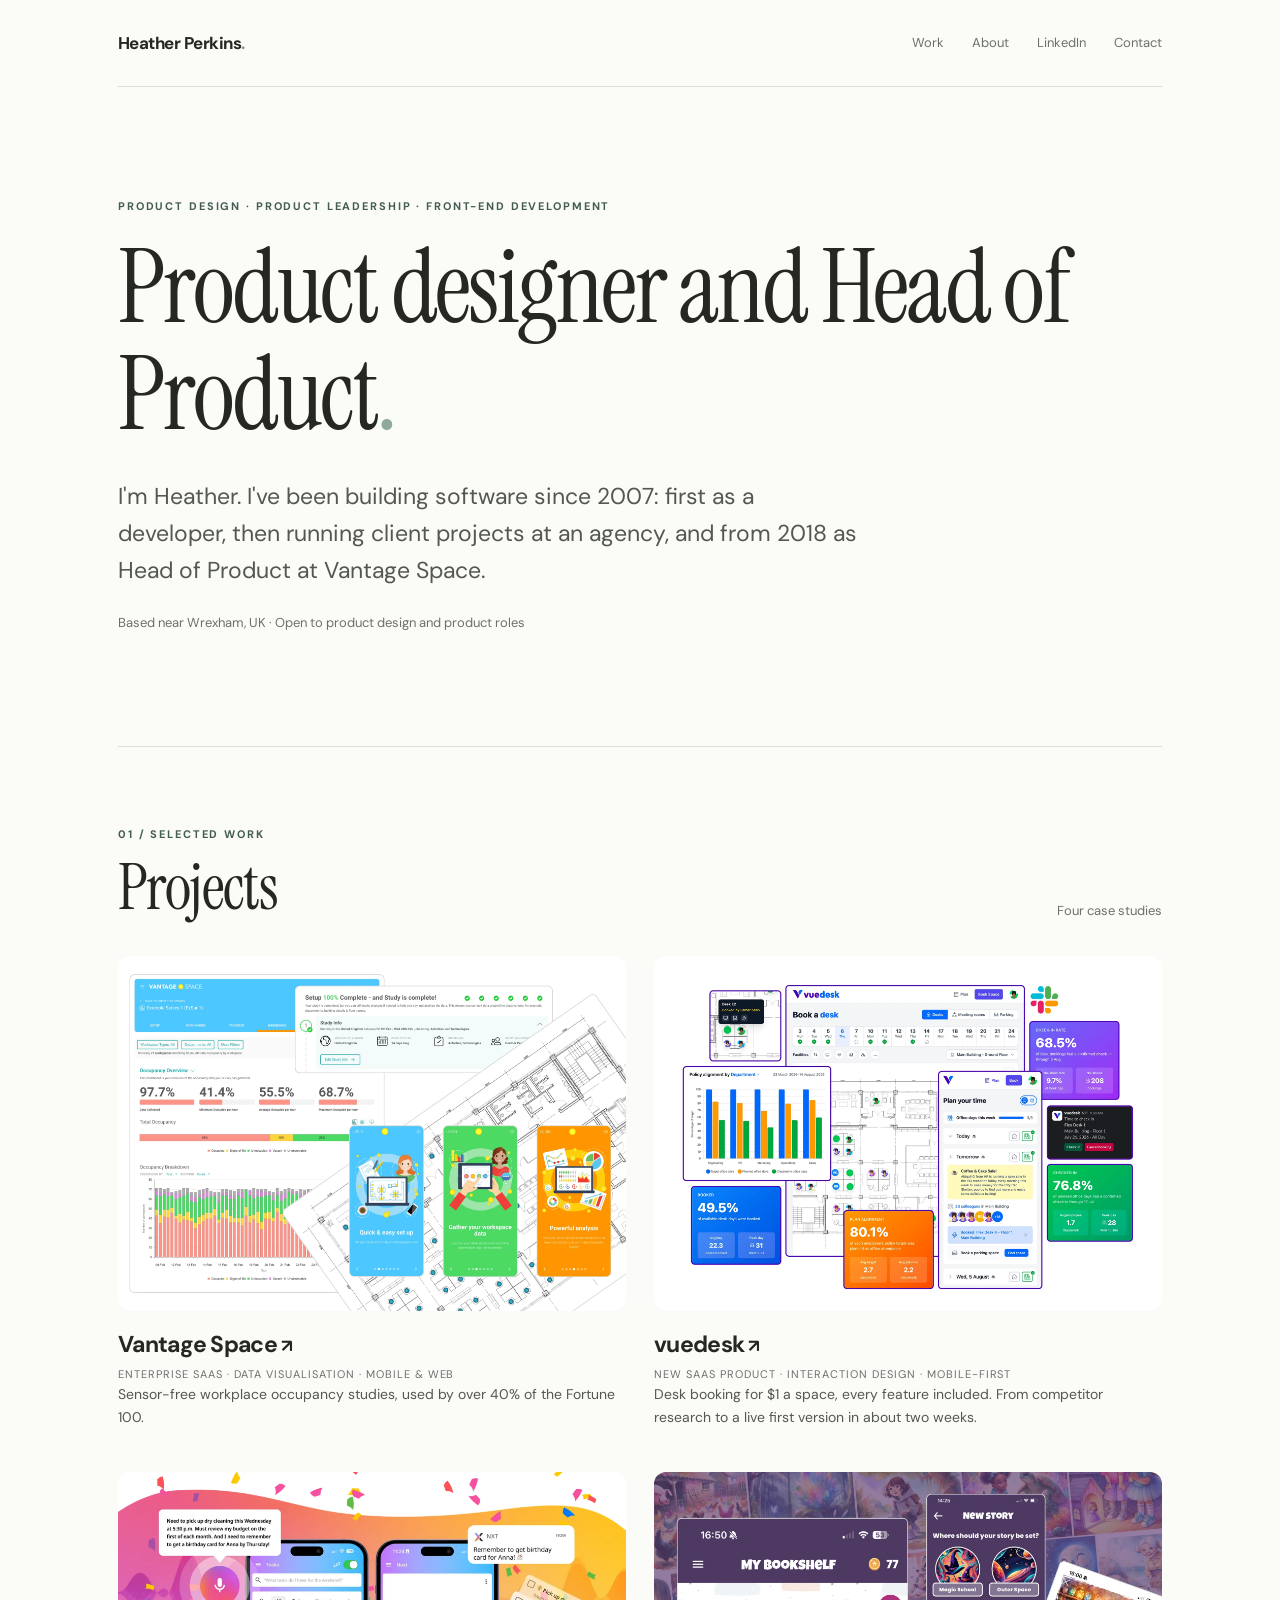
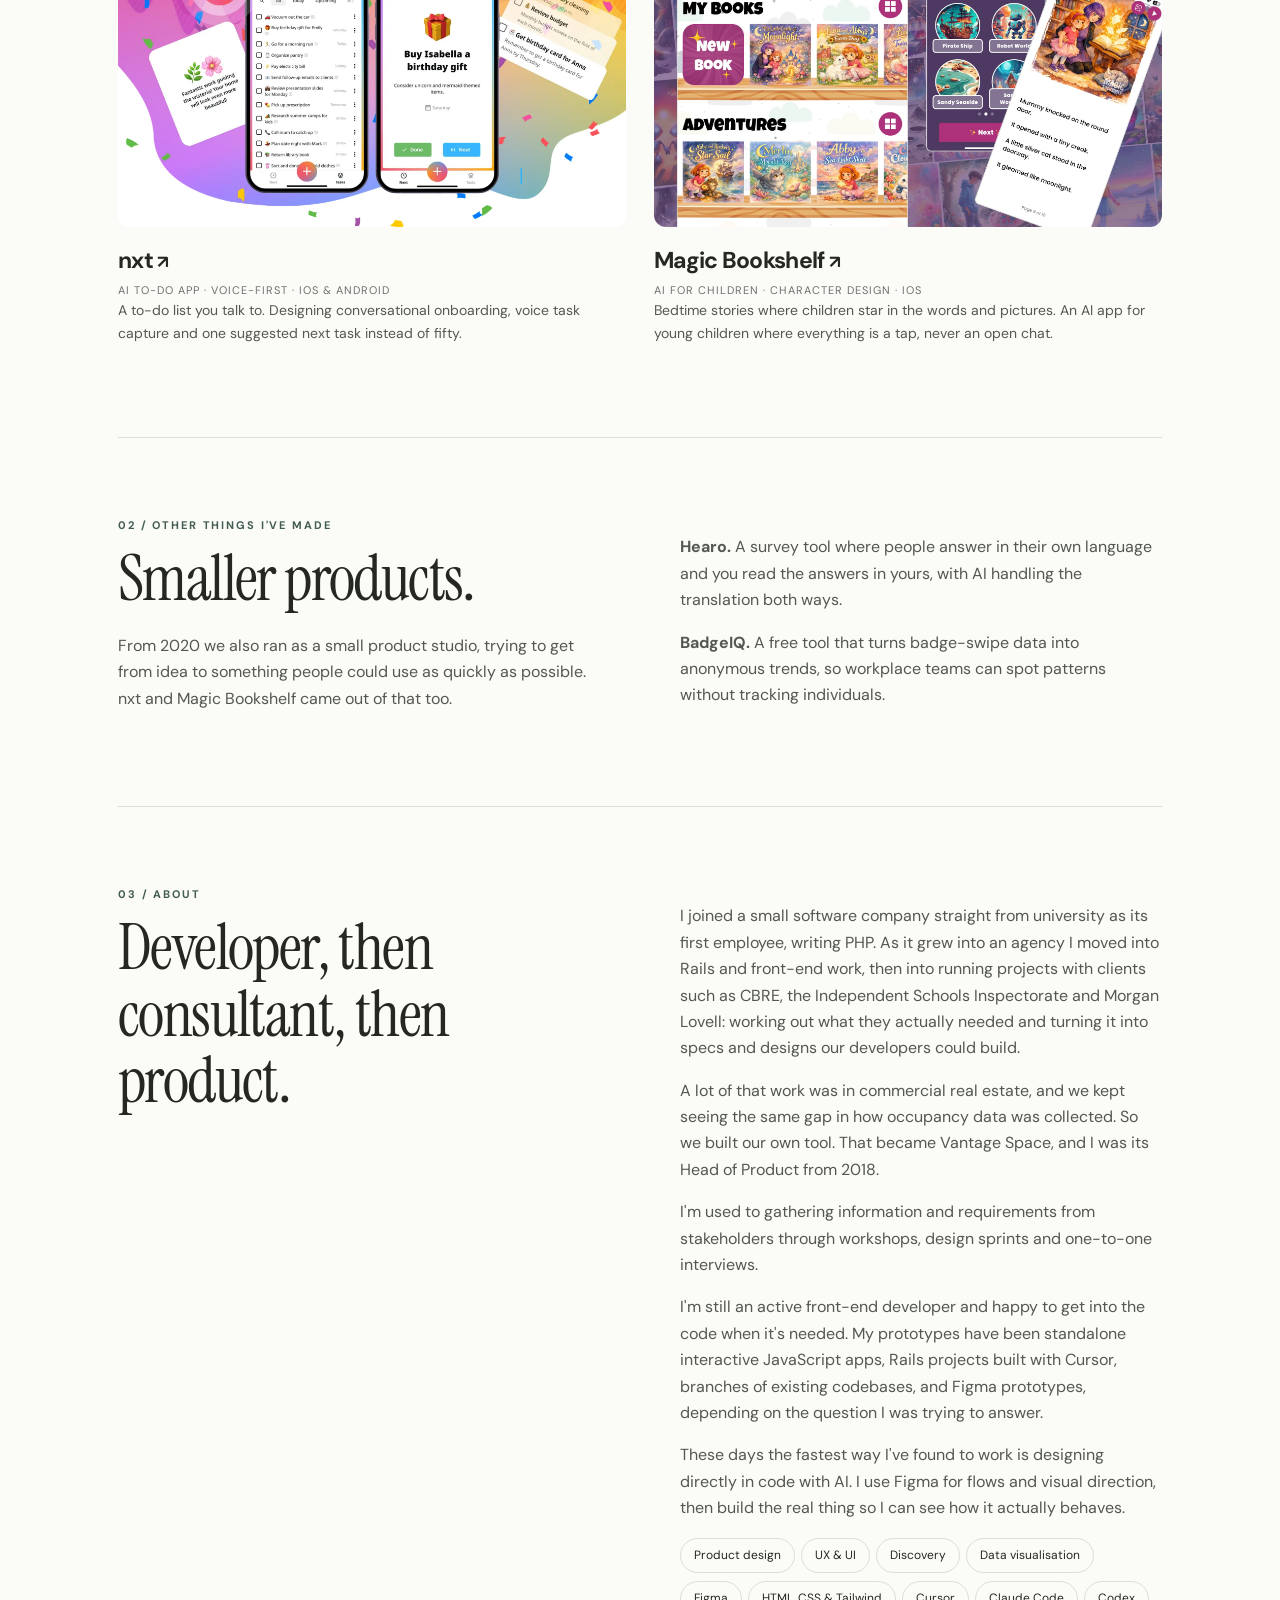
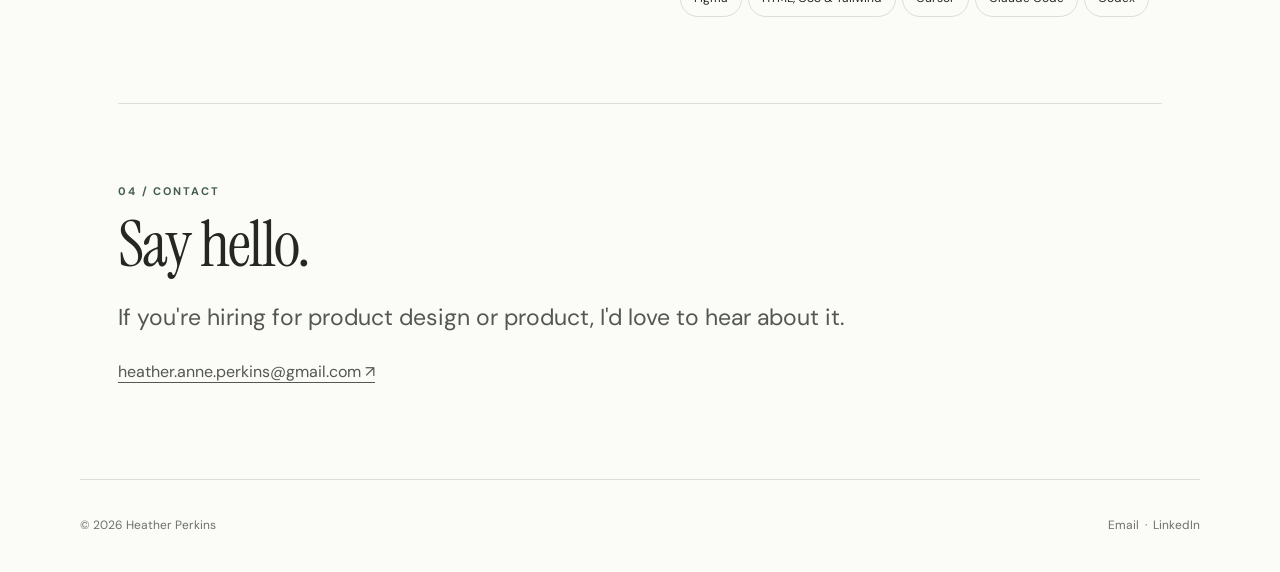
<file: index.html>
<!doctype html><html lang="en"><head><meta charset="utf-8"><meta name="viewport" content="width=device-width, initial-scale=1"><meta name="description" content="Heather Perkins: product designer and former Head of Product at Vantage Space, who started out as a developer. Case studies from Vantage Space and vuedesk."><title>Heather Perkins | Product designer</title><link rel="stylesheet" href="style.css?v=3"></head><body><header class="wrap"><nav class="nav"><a class="brand" href="index.html">Heather Perkins<span style="color:#7b998b">.</span></a><div class="navlinks"><a href="index.html#work">Work</a><a href="index.html#about">About</a><a href="https://www.linkedin.com/in/heatheranneperkins/" target="_blank" rel="noopener">LinkedIn</a><a href="mailto:heather.anne.perkins@gmail.com">Contact</a></div></nav></header><main class="wrap"><section class="hero"><div class="eyebrow">Product design · Product leadership · Front-end development</div><h1>Product designer and Head of Product<span style="color:#8fa99a">.</span></h1><p class="lead">I'm Heather. I've been building software since 2007: first as a developer, then running client projects at an agency, and from 2018 as Head of Product at Vantage Space.</p><p class="small">Based near Wrexham, UK · Open to product design and product roles</p></section><section class="section" id="work"><div class="section-heading"><div><div class="eyebrow">01 / Selected work</div><h2>Projects</h2></div><span class="small">Four case studies</span></div><div class="projects"><a class="project" href="vantage-space.html"><div class="project-image frame"><img src="assets/vs-hero.webp" alt="Vantage Space web dashboard and observer app"></div><h3>Vantage Space <span class="arrow">↗</span></h3><div class="meta">Enterprise SaaS · Data visualisation · Mobile & web</div><p>Sensor-free workplace occupancy studies, used by over 40% of the Fortune 100.</p></a><a class="project" href="vuedesk.html"><div class="project-image frame"><img src="assets/vd-hero.webp" alt="vuedesk booking and reporting screens"></div><h3>vuedesk <span class="arrow">↗</span></h3><div class="meta">New SaaS product · Interaction design · Mobile-first</div><p>Desk booking for $1 a space, every feature included. From competitor research to a live first version in about two weeks.</p></a><a class="project" href="nxt.html"><div class="project-image frame"><img src="assets/nxt-hero.webp" alt="nxt app screens"></div><h3>nxt <span class="arrow">↗</span></h3><div class="meta">AI to-do app · Voice-first · iOS & Android</div><p>A to-do list you talk to. Designing conversational onboarding, voice task capture and one suggested next task instead of fifty.</p></a><a class="project" href="magic-bookshelf.html"><div class="project-image frame"><img src="assets/mb-hero.webp" alt="Magic Bookshelf app screens"></div><h3>Magic Bookshelf <span class="arrow">↗</span></h3><div class="meta">AI for children · Character design · iOS</div><p>Bedtime stories where children star in the words and pictures. An AI app for young children where everything is a tap, never an open chat.</p></a></div></section><section class="section" id="other"><div class="eyebrow">02 / Other things I've made</div><div class="cols"><div><h2>Smaller products.</h2><p>From 2020 we also ran as a small product studio, trying to get from idea to something people could use as quickly as possible. nxt and Magic Bookshelf came out of that too.</p></div><div><p><strong>Hearo.</strong> A survey tool where people answer in their own language and you read the answers in yours, with AI handling the translation both ways.</p><p><strong>BadgeIQ.</strong> A free tool that turns badge-swipe data into anonymous trends, so workplace teams can spot patterns without tracking individuals.</p></div></div></section><section class="section" id="about"><div class="eyebrow">03 / About</div><div class="cols"><div><h2>Developer, then consultant, then product.</h2></div><div><p>I joined a small software company straight from university as its first employee, writing PHP. As it grew into an agency I moved into Rails and front-end work, then into running projects with clients such as CBRE, the Independent Schools Inspectorate and Morgan Lovell: working out what they actually needed and turning it into specs and designs our developers could build.</p><p>A lot of that work was in commercial real estate, and we kept seeing the same gap in how occupancy data was collected. So we built our own tool. That became Vantage Space, and I was its Head of Product from 2018.</p><p>I'm used to gathering information and requirements from stakeholders through workshops, design sprints and one-to-one interviews.</p><p>I'm still an active front-end developer and happy to get into the code when it's needed. My prototypes have been standalone interactive JavaScript apps, Rails projects built with Cursor, branches of existing codebases, and Figma prototypes, depending on the question I was trying to answer.</p><p>These days the fastest way I've found to work is designing directly in code with AI. I use Figma for flows and visual direction, then build the real thing so I can see how it actually behaves.</p><div><span class="pill">Product design</span><span class="pill">UX & UI</span><span class="pill">Discovery</span><span class="pill">Data visualisation</span><span class="pill">Figma</span><span class="pill">HTML, CSS & Tailwind</span><span class="pill">Cursor</span><span class="pill">Claude Code</span><span class="pill">Codex</span></div></div></div></section><section class="section"><div class="eyebrow">04 / Contact</div><h2>Say hello.</h2><p class="lead">If you're hiring for product design or product, I'd love to hear about it.</p><p><a href="mailto:heather.anne.perkins@gmail.com" style="border-bottom:1px solid currentColor">heather.anne.perkins@gmail.com ↗</a></p></section></main><footer class="wrap footer"><span>© 2026 Heather Perkins</span><span><a href="mailto:heather.anne.perkins@gmail.com">Email</a> &nbsp;·&nbsp; <a href="https://www.linkedin.com/in/heatheranneperkins/" target="_blank" rel="noopener">LinkedIn</a></span></footer></body></html>
</file>
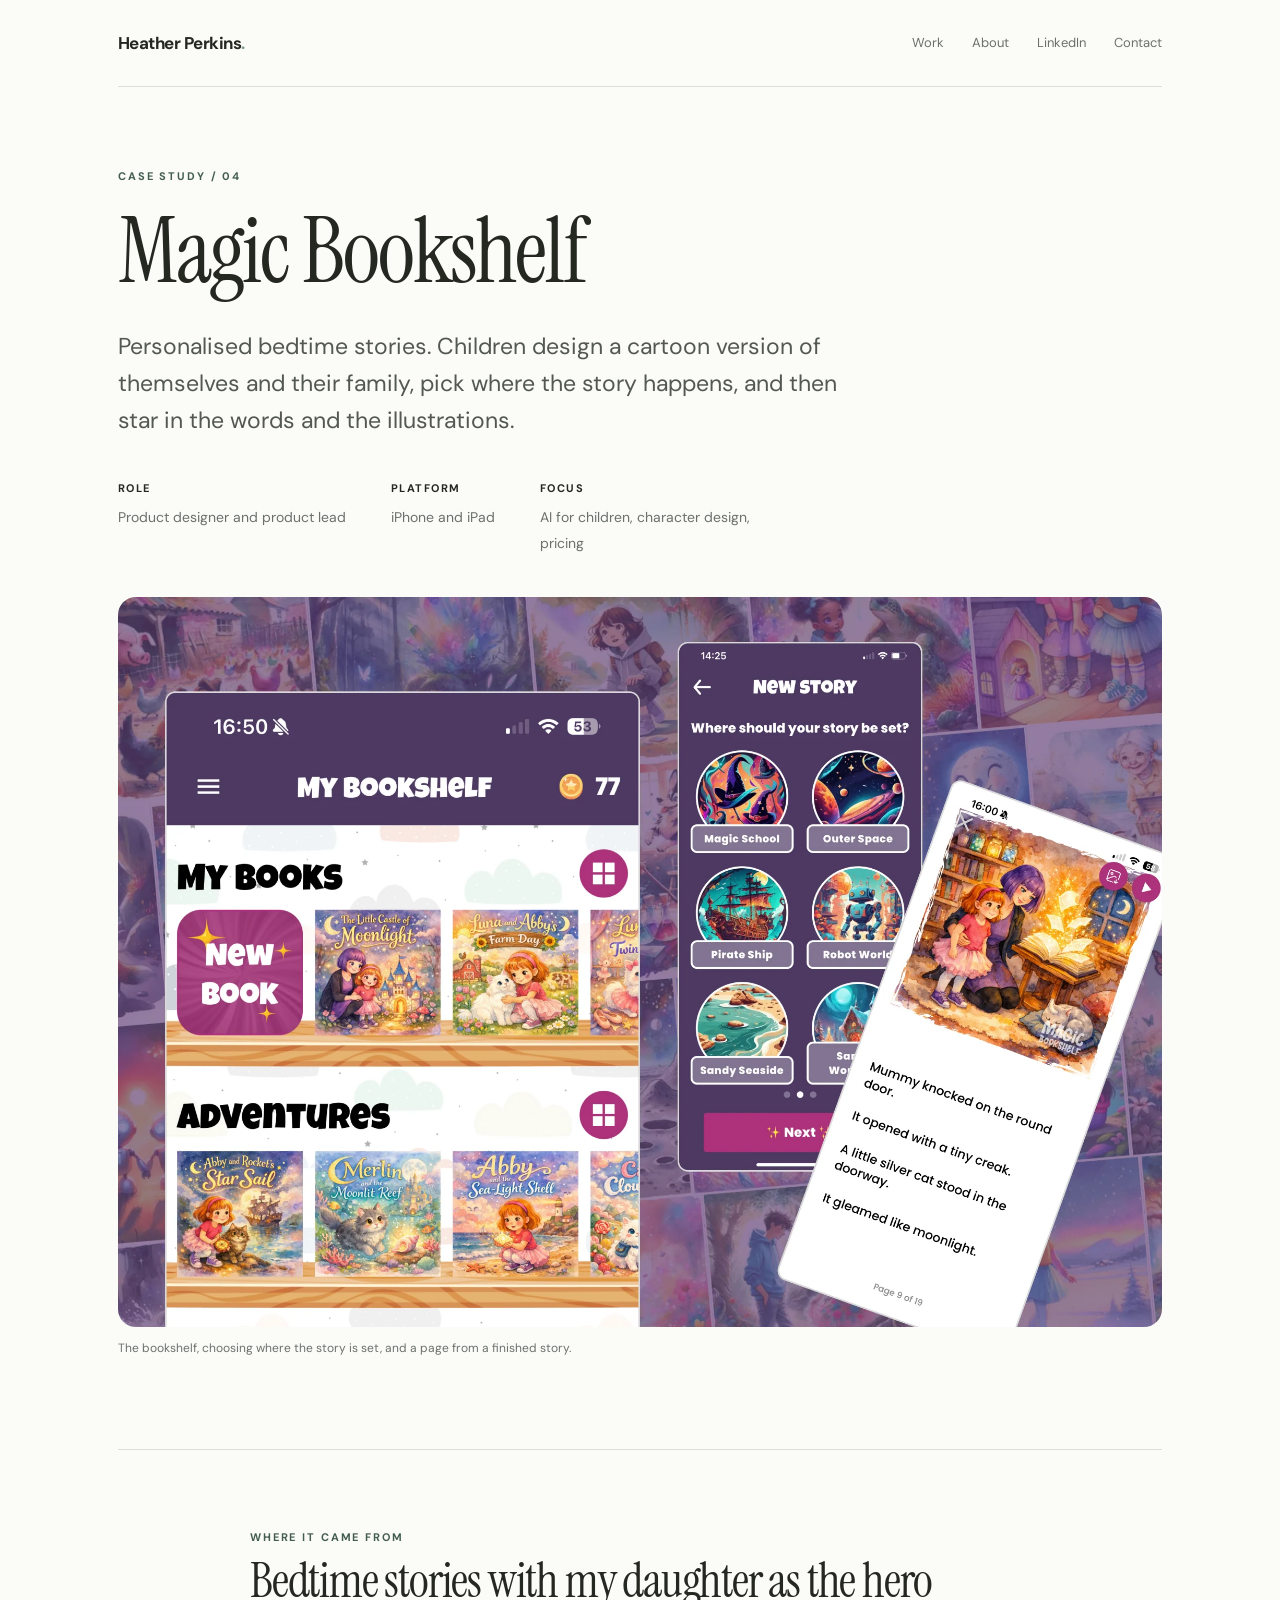
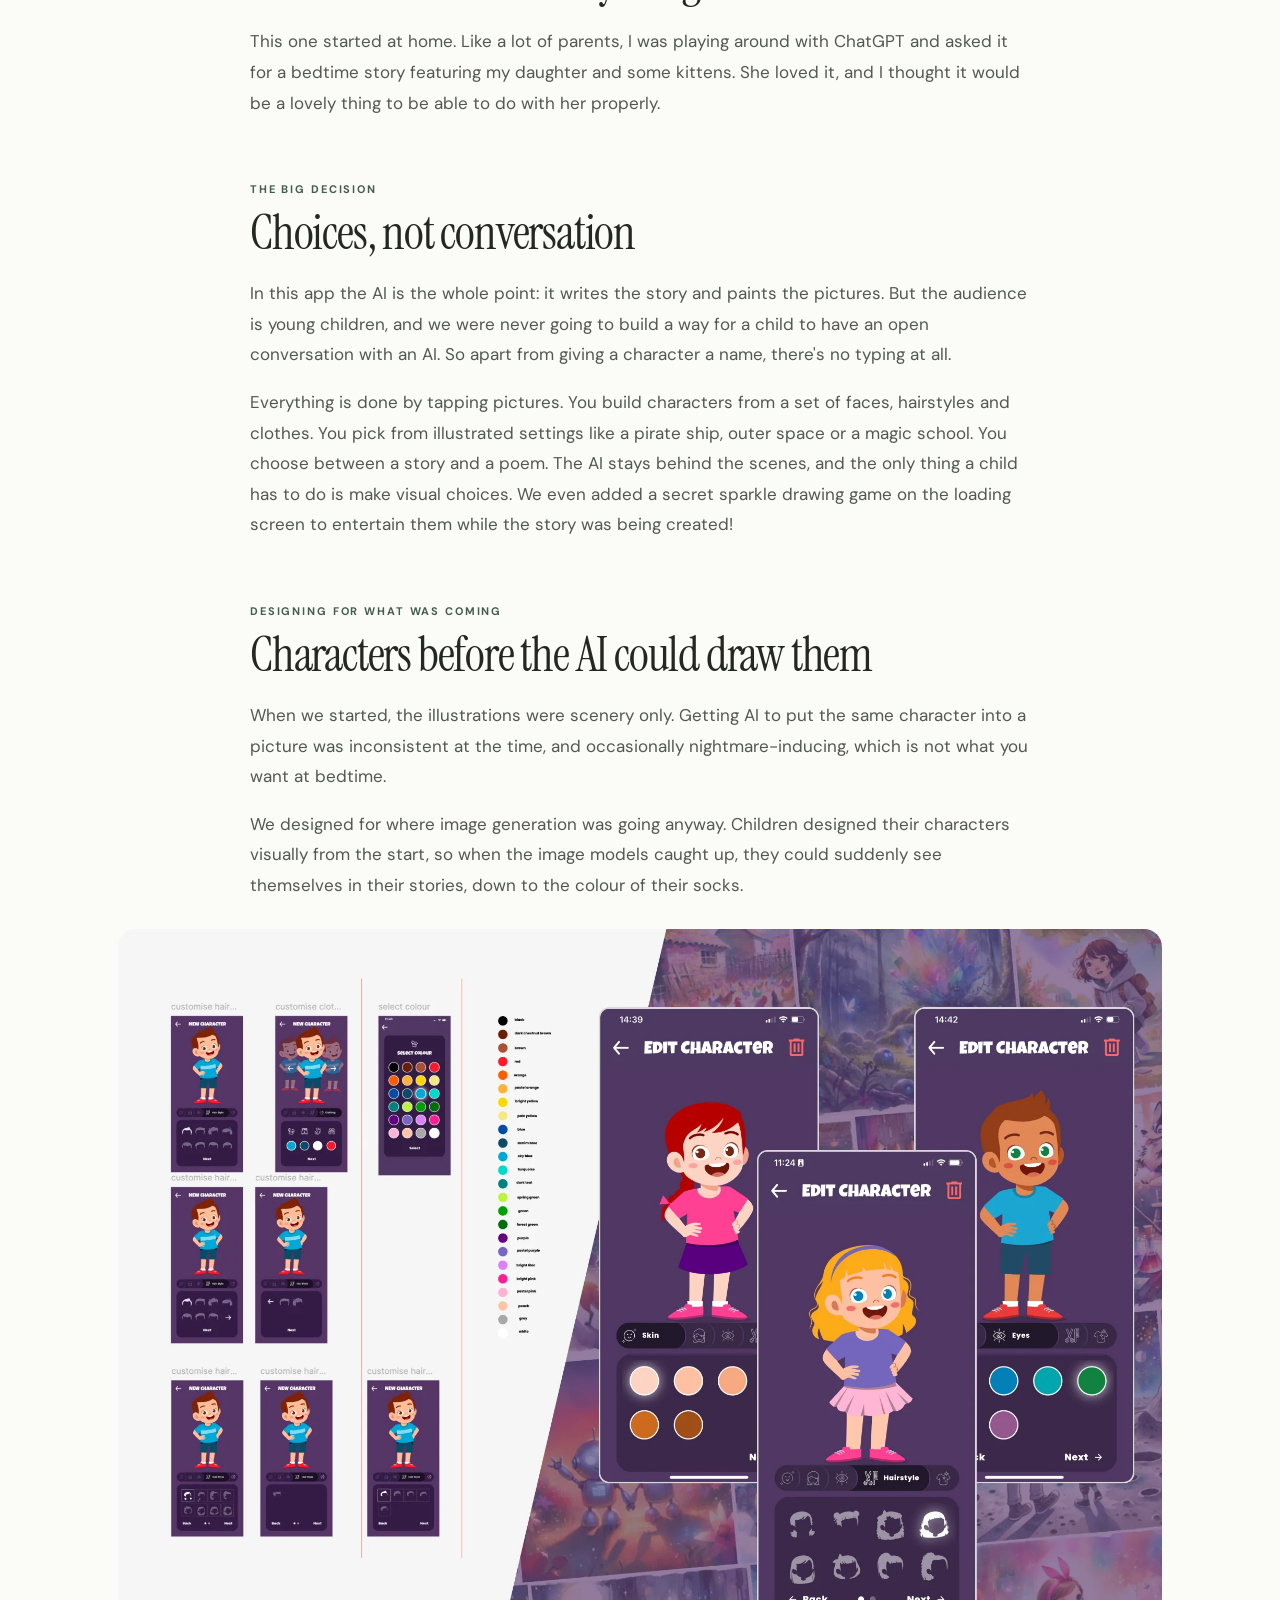
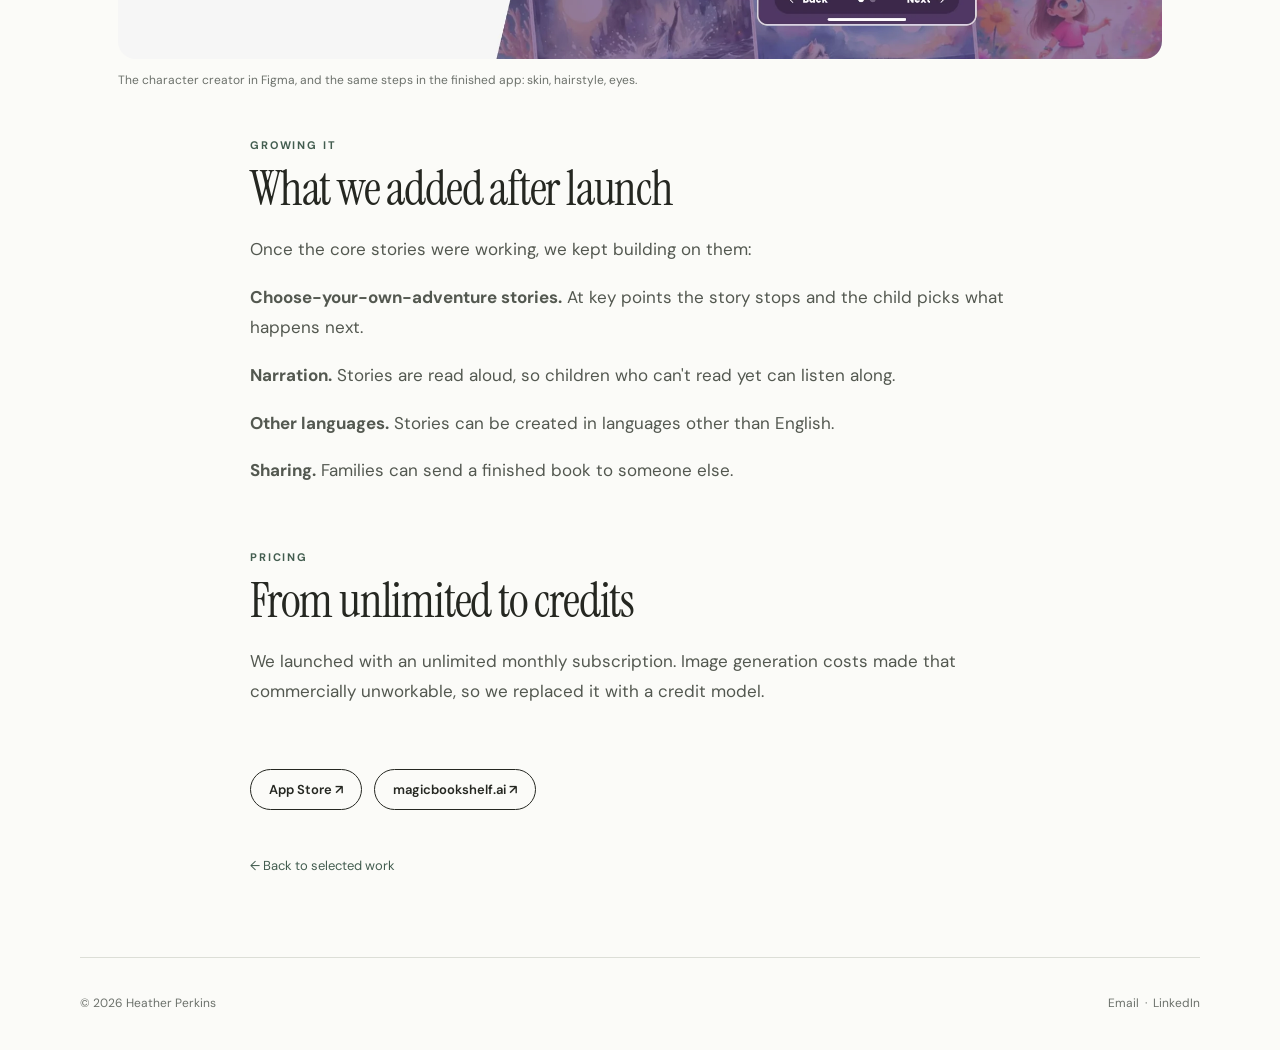
<file: magic-bookshelf.html>
<!doctype html><html lang="en"><head><meta charset="utf-8"><meta name="viewport" content="width=device-width, initial-scale=1"><meta name="description" content="Magic Bookshelf case study by Heather Perkins: designing an AI story app for children with no text input at all."><title>Magic Bookshelf case study | Heather Perkins</title><link rel="stylesheet" href="style.css?v=3"></head><body><header class="wrap"><nav class="nav"><a class="brand" href="index.html">Heather Perkins<span style="color:#7b998b">.</span></a><div class="navlinks"><a href="index.html#work">Work</a><a href="index.html#about">About</a><a href="https://www.linkedin.com/in/heatheranneperkins/" target="_blank" rel="noopener">LinkedIn</a><a href="mailto:heather.anne.perkins@gmail.com">Contact</a></div></nav></header><main class="wrap"><section class="case-hero"><div class="eyebrow">Case study / 04</div><h1>Magic Bookshelf</h1><p class="lead">Personalised bedtime stories. Children design a cartoon version of themselves and their family, pick where the story happens, and then star in the words and the illustrations.</p><div class="case-meta"><div><b>Role</b><span>Product designer and product lead</span></div><div><b>Platform</b><span>iPhone and iPad</span></div><div><b>Focus</b><span>AI for children, character design, pricing</span></div></div><figure class="image-wide frame"><img src="assets/mb-hero.webp" alt="Magic Bookshelf screens: the bookshelf, choosing where a story is set, and an illustrated story page"></figure><p class="caption">The bookshelf, choosing where the story is set, and a page from a finished story.</p></section><section class="section"><div class="story"><div class="eyebrow">Where it came from</div><h2>Bedtime stories with my daughter as the hero</h2><p>This one started at home. Like a lot of parents, I was playing around with ChatGPT and asked it for a bedtime story featuring my daughter and some kittens. She loved it, and I thought it would be a lovely thing to be able to do with her properly.</p><div class="eyebrow">The big decision</div><h2>Choices, not conversation</h2><p>In this app the AI is the whole point: it writes the story and paints the pictures. But the audience is young children, and we were never going to build a way for a child to have an open conversation with an AI. So apart from giving a character a name, there's no typing at all.</p><p>Everything is done by tapping pictures. You build characters from a set of faces, hairstyles and clothes. You pick from illustrated settings like a pirate ship, outer space or a magic school. You choose between a story and a poem. The AI stays behind the scenes, and the only thing a child has to do is make visual choices. We even added a secret sparkle drawing game on the loading screen to entertain them while the story was being created!</p></div><div class="story"><div class="eyebrow">Designing for what was coming</div><h2>Characters before the AI could draw them</h2><p>When we started, the illustrations were scenery only. Getting AI to put the same character into a picture was inconsistent at the time, and occasionally nightmare-inducing, which is not what you want at bedtime.</p><p>We designed for where image generation was going anyway. Children designed their characters visually from the start, so when the image models caught up, they could suddenly see themselves in their stories, down to the colour of their socks.</p></div><figure class="image-wide frame"><img src="assets/mb-figma-to-app.webp" alt="Figma board of the character customisation flow next to the finished app's skin, hairstyle and eye colour screens"></figure><p class="caption">The character creator in Figma, and the same steps in the finished app: skin, hairstyle, eyes.</p><div class="story"><div class="eyebrow">Growing it</div><h2>What we added after launch</h2><p>Once the core stories were working, we kept building on them:</p><p><strong>Choose-your-own-adventure stories.</strong> At key points the story stops and the child picks what happens next.</p><p><strong>Narration.</strong> Stories are read aloud, so children who can't read yet can listen along.</p><p><strong>Other languages.</strong> Stories can be created in languages other than English.</p><p><strong>Sharing.</strong> Families can send a finished book to someone else.</p><div class="eyebrow">Pricing</div><h2>From unlimited to credits</h2><p>We launched with an unlimited monthly subscription. Image generation costs made that commercially unworkable, so we replaced it with a credit model.</p></div><div class="story"><div class="applinks"><a href="https://apps.apple.com/app/id6449464005" target="_blank" rel="noopener">App Store ↗</a><a href="https://magicbookshelf.ai" target="_blank" rel="noopener">magicbookshelf.ai ↗</a></div><a class="back" href="index.html#work">← Back to selected work</a></div></section></main><footer class="wrap footer"><span>© 2026 Heather Perkins</span><span><a href="mailto:heather.anne.perkins@gmail.com">Email</a> &nbsp;·&nbsp; <a href="https://www.linkedin.com/in/heatheranneperkins/" target="_blank" rel="noopener">LinkedIn</a></span></footer></body></html>
</file>
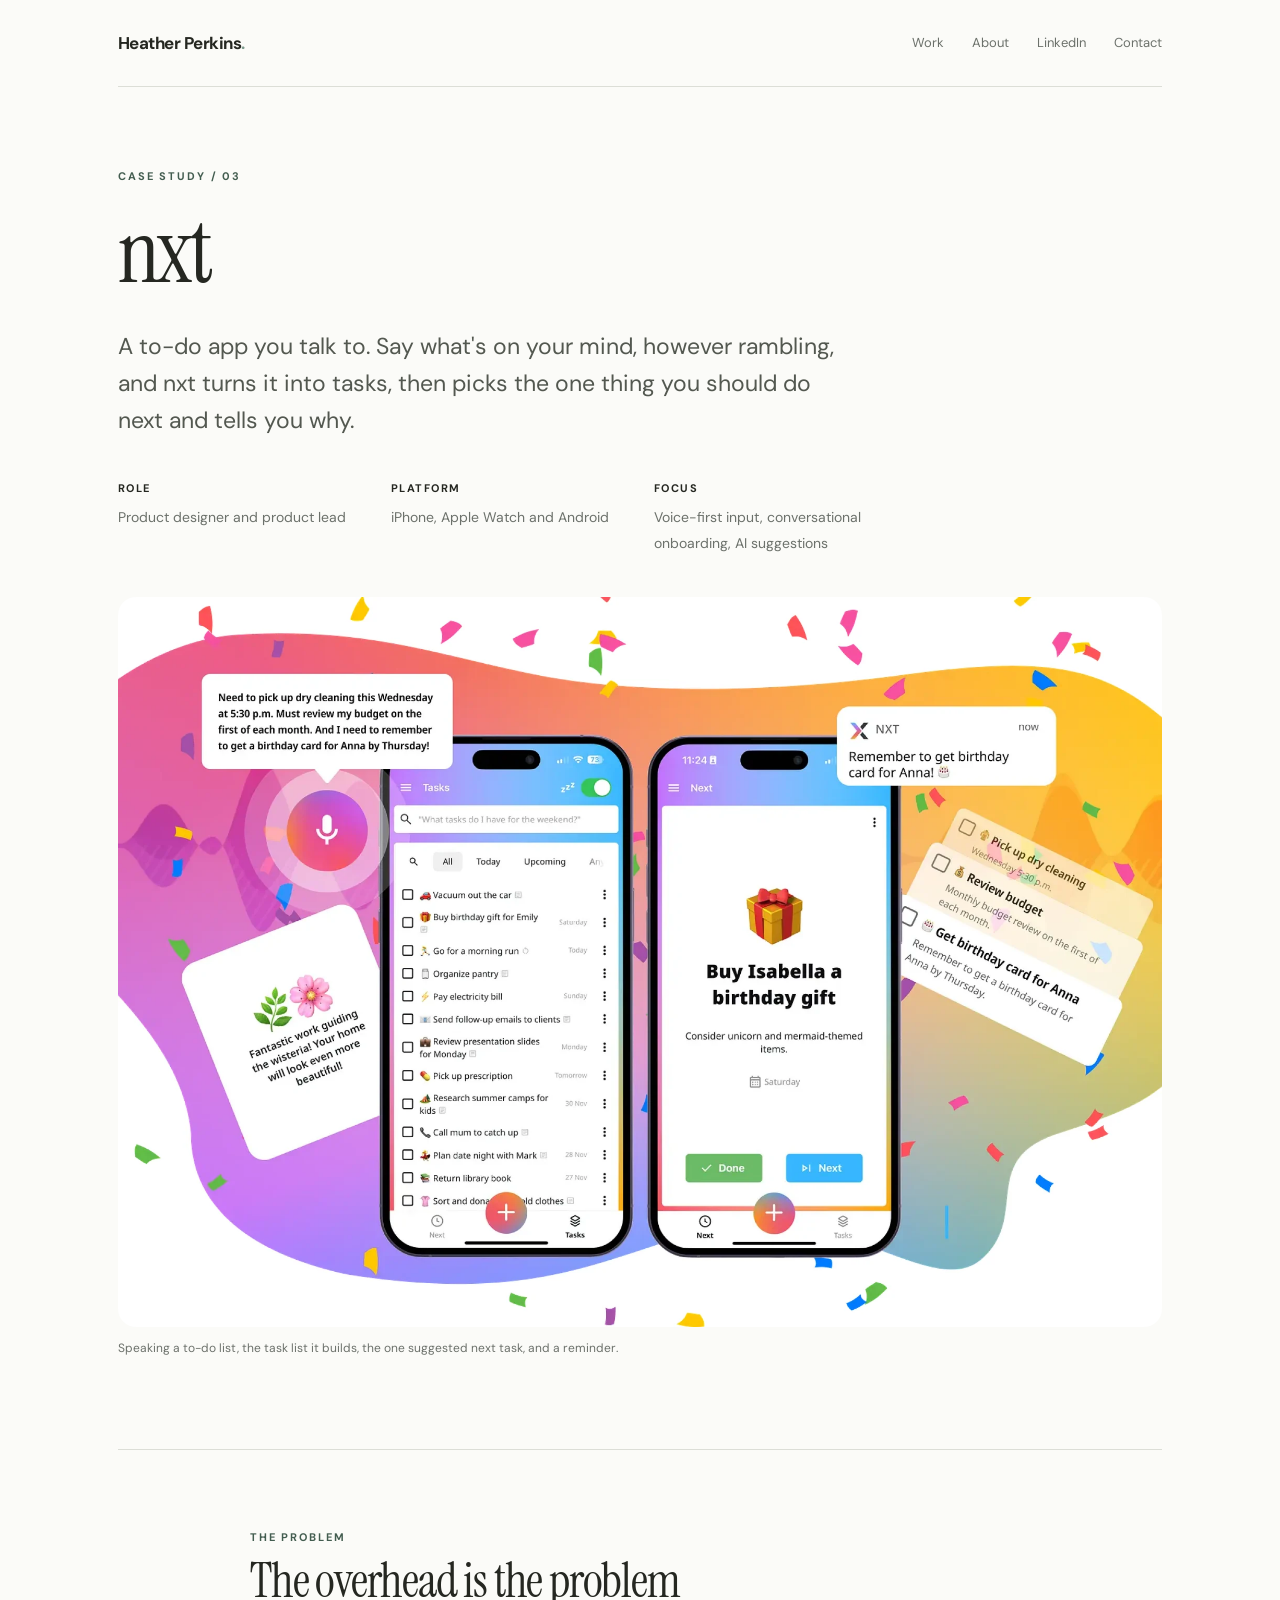
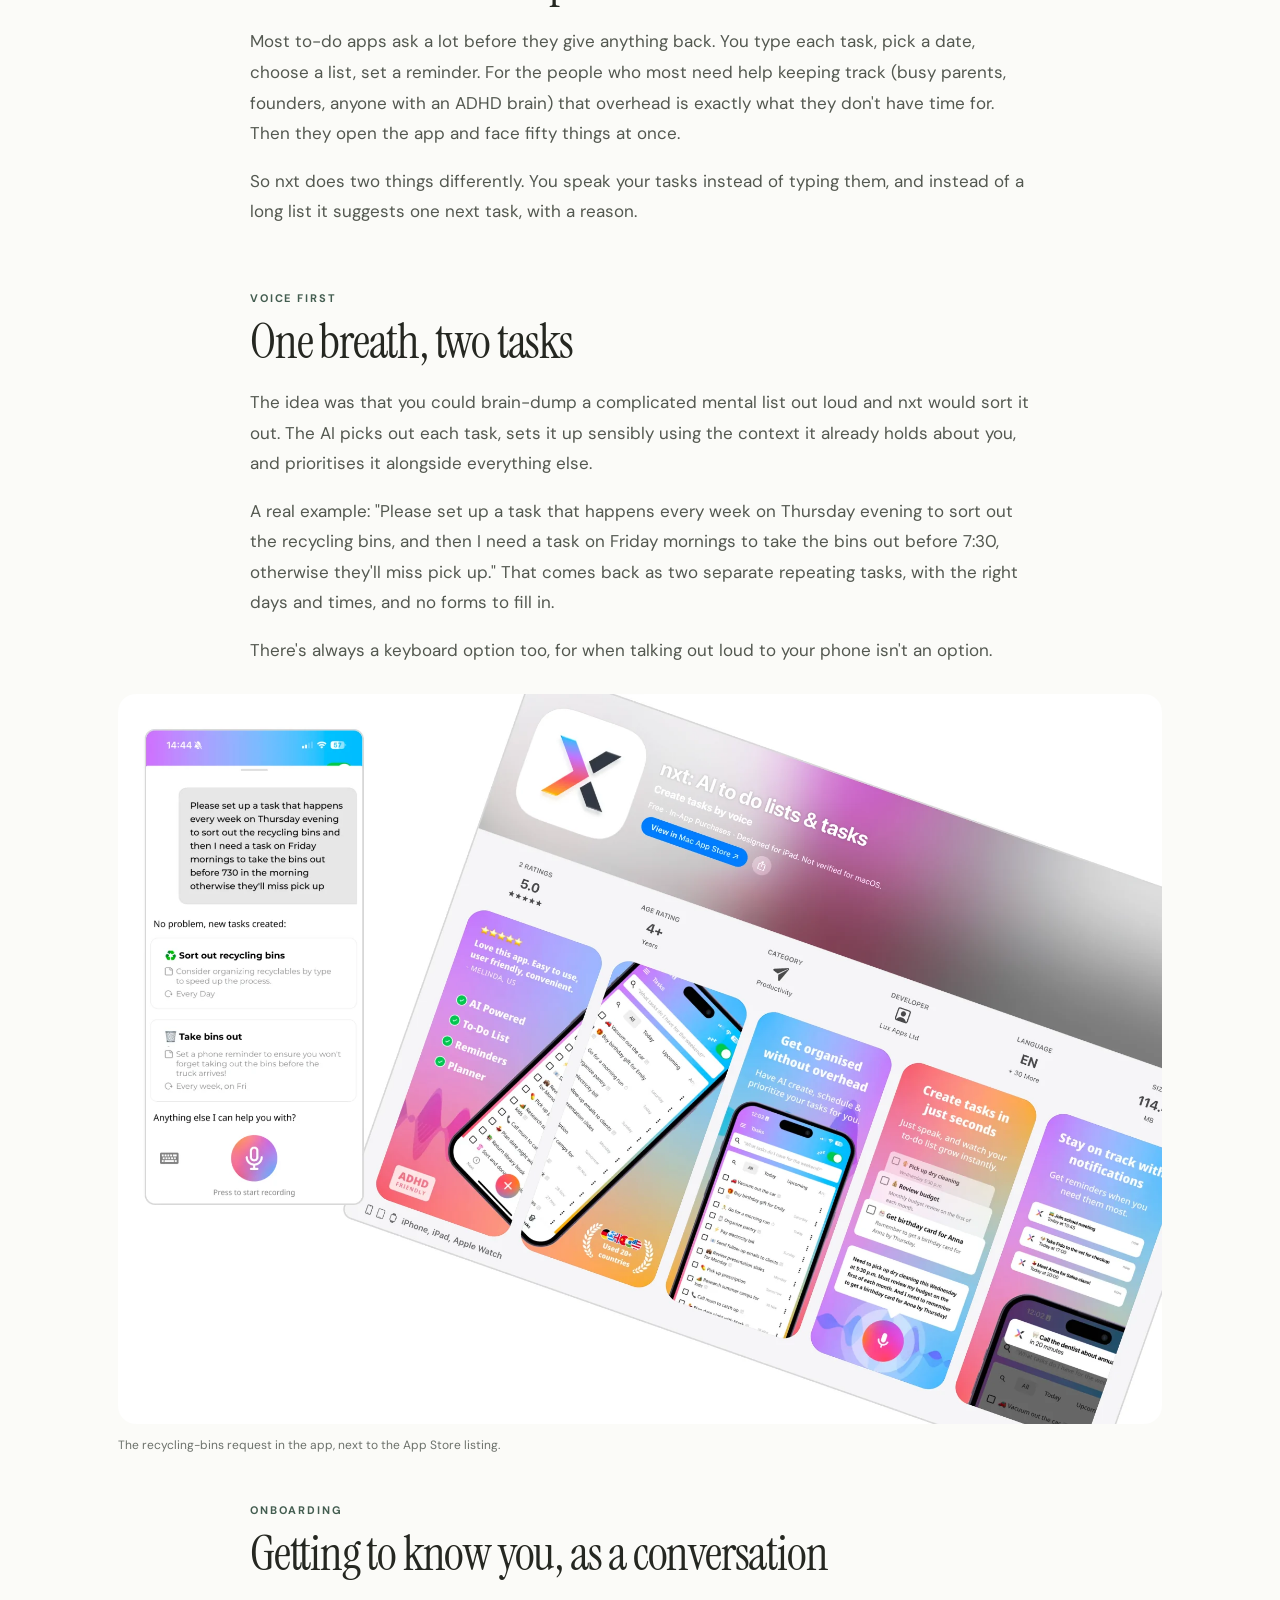
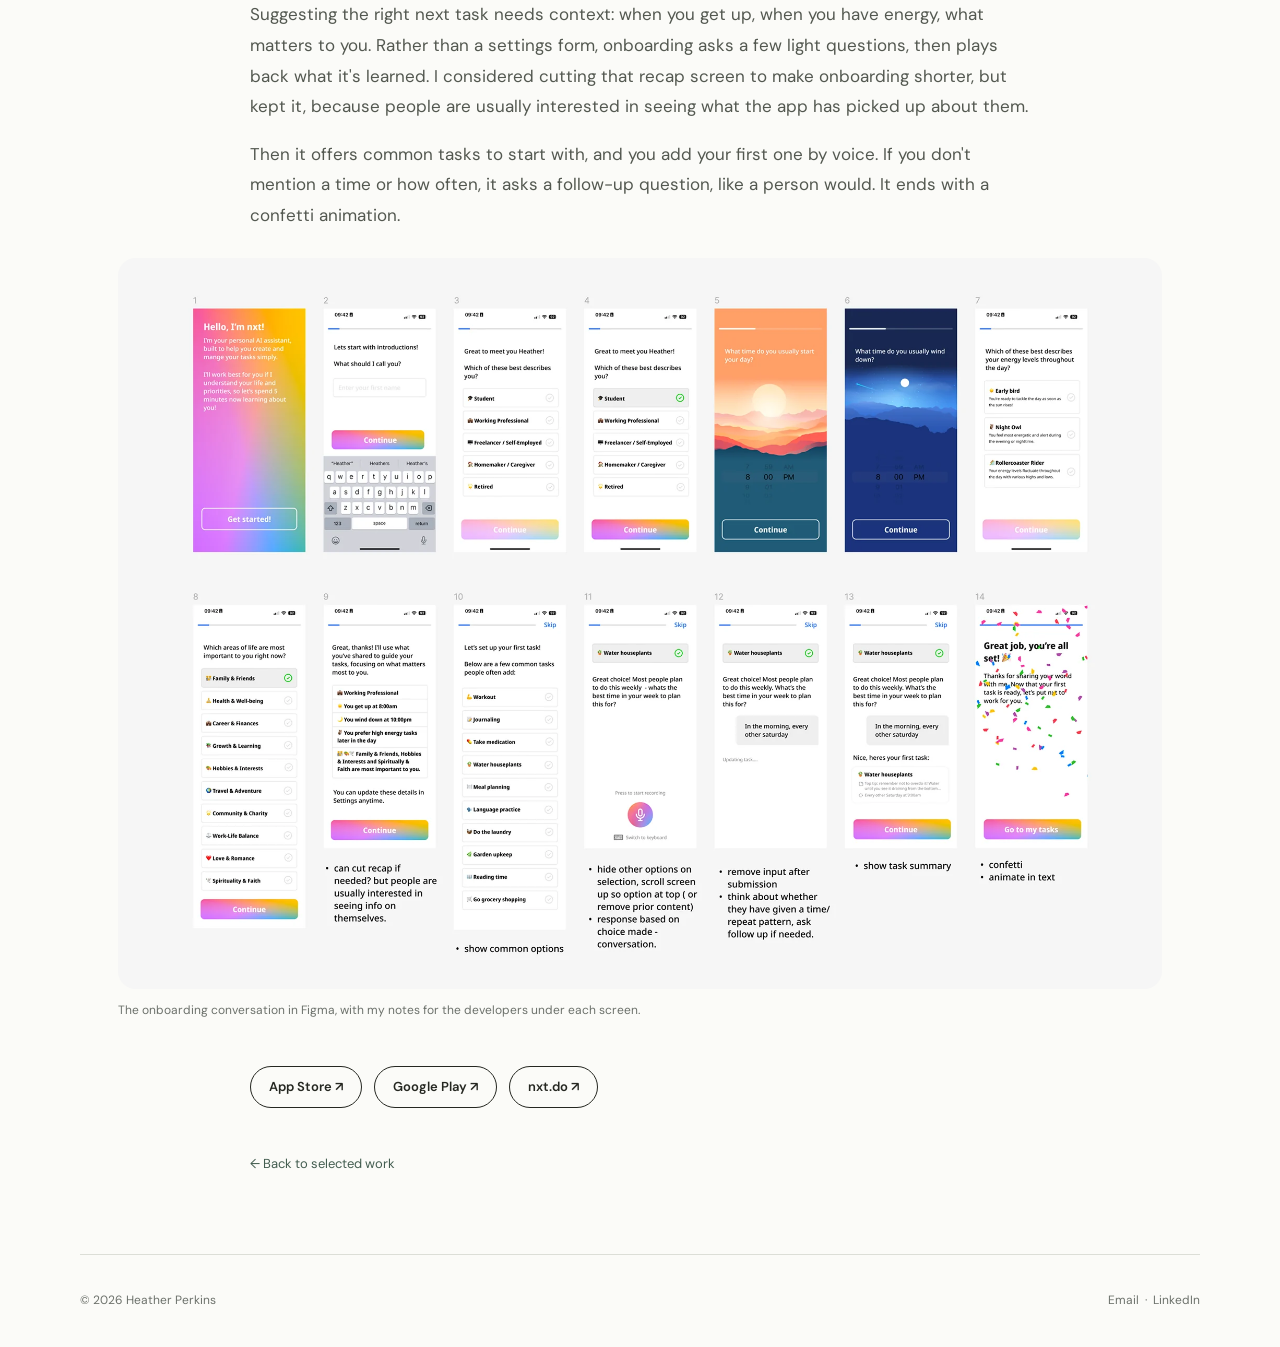
<file: nxt.html>
<!doctype html><html lang="en"><head><meta charset="utf-8"><meta name="viewport" content="width=device-width, initial-scale=1"><meta name="description" content="nxt case study by Heather Perkins: designing a voice-first AI to-do app, from conversational onboarding to the edit drawer."><title>nxt case study | Heather Perkins</title><link rel="stylesheet" href="style.css?v=3"></head><body><header class="wrap"><nav class="nav"><a class="brand" href="index.html">Heather Perkins<span style="color:#7b998b">.</span></a><div class="navlinks"><a href="index.html#work">Work</a><a href="index.html#about">About</a><a href="https://www.linkedin.com/in/heatheranneperkins/" target="_blank" rel="noopener">LinkedIn</a><a href="mailto:heather.anne.perkins@gmail.com">Contact</a></div></nav></header><main class="wrap"><section class="case-hero"><div class="eyebrow">Case study / 03</div><h1>nxt</h1><p class="lead">A to-do app you talk to. Say what's on your mind, however rambling, and nxt turns it into tasks, then picks the one thing you should do next and tells you why.</p><div class="case-meta"><div><b>Role</b><span>Product designer and product lead</span></div><div><b>Platform</b><span>iPhone, Apple Watch and Android</span></div><div><b>Focus</b><span>Voice-first input, conversational onboarding, AI suggestions</span></div></div><figure class="image-wide frame"><img src="assets/nxt-hero.webp" alt="nxt voice capture, task list, a suggested next task and a reminder notification"></figure><p class="caption">Speaking a to-do list, the task list it builds, the one suggested next task, and a reminder.</p></section><section class="section"><div class="story"><div class="eyebrow">The problem</div><h2>The overhead is the problem</h2><p>Most to-do apps ask a lot before they give anything back. You type each task, pick a date, choose a list, set a reminder. For the people who most need help keeping track (busy parents, founders, anyone with an ADHD brain) that overhead is exactly what they don't have time for. Then they open the app and face fifty things at once.</p><p>So nxt does two things differently. You speak your tasks instead of typing them, and instead of a long list it suggests one next task, with a reason.</p><div class="eyebrow">Voice first</div><h2>One breath, two tasks</h2><p>The idea was that you could brain-dump a complicated mental list out loud and nxt would sort it out. The AI picks out each task, sets it up sensibly using the context it already holds about you, and prioritises it alongside everything else.</p><p>A real example: "Please set up a task that happens every week on Thursday evening to sort out the recycling bins, and then I need a task on Friday mornings to take the bins out before 7:30, otherwise they'll miss pick up." That comes back as two separate repeating tasks, with the right days and times, and no forms to fill in.</p><p>There's always a keyboard option too, for when talking out loud to your phone isn't an option.</p></div><figure class="image-wide frame"><img src="assets/nxt-store.webp" alt="The recycling bins request turned into two tasks in nxt, next to the nxt App Store listing"></figure><p class="caption">The recycling-bins request in the app, next to the App Store listing.</p><div class="story"><div class="eyebrow">Onboarding</div><h2>Getting to know you, as a conversation</h2><p>Suggesting the right next task needs context: when you get up, when you have energy, what matters to you. Rather than a settings form, onboarding asks a few light questions, then plays back what it's learned. I considered cutting that recap screen to make onboarding shorter, but kept it, because people are usually interested in seeing what the app has picked up about them.</p><p>Then it offers common tasks to start with, and you add your first one by voice. If you don't mention a time or how often, it asks a follow-up question, like a person would. It ends with a confetti animation.</p></div><figure class="image-wide frame"><img src="assets/nxt-figma-onboarding.webp" alt="Figma board of the full nxt onboarding conversation with design notes under each screen"></figure><p class="caption">The onboarding conversation in Figma, with my notes for the developers under each screen.</p><div class="story"><div class="applinks"><a href="https://apps.apple.com/us/app/nxt-ai-to-do-lists-tasks/id6717590335" target="_blank" rel="noopener">App Store ↗</a><a href="https://play.google.com/store/apps/details?id=com.nxt.app" target="_blank" rel="noopener">Google Play ↗</a><a href="https://nxt.do" target="_blank" rel="noopener">nxt.do ↗</a></div><a class="back" href="index.html#work">← Back to selected work</a></div></section></main><footer class="wrap footer"><span>© 2026 Heather Perkins</span><span><a href="mailto:heather.anne.perkins@gmail.com">Email</a> &nbsp;·&nbsp; <a href="https://www.linkedin.com/in/heatheranneperkins/" target="_blank" rel="noopener">LinkedIn</a></span></footer></body></html>
</file>
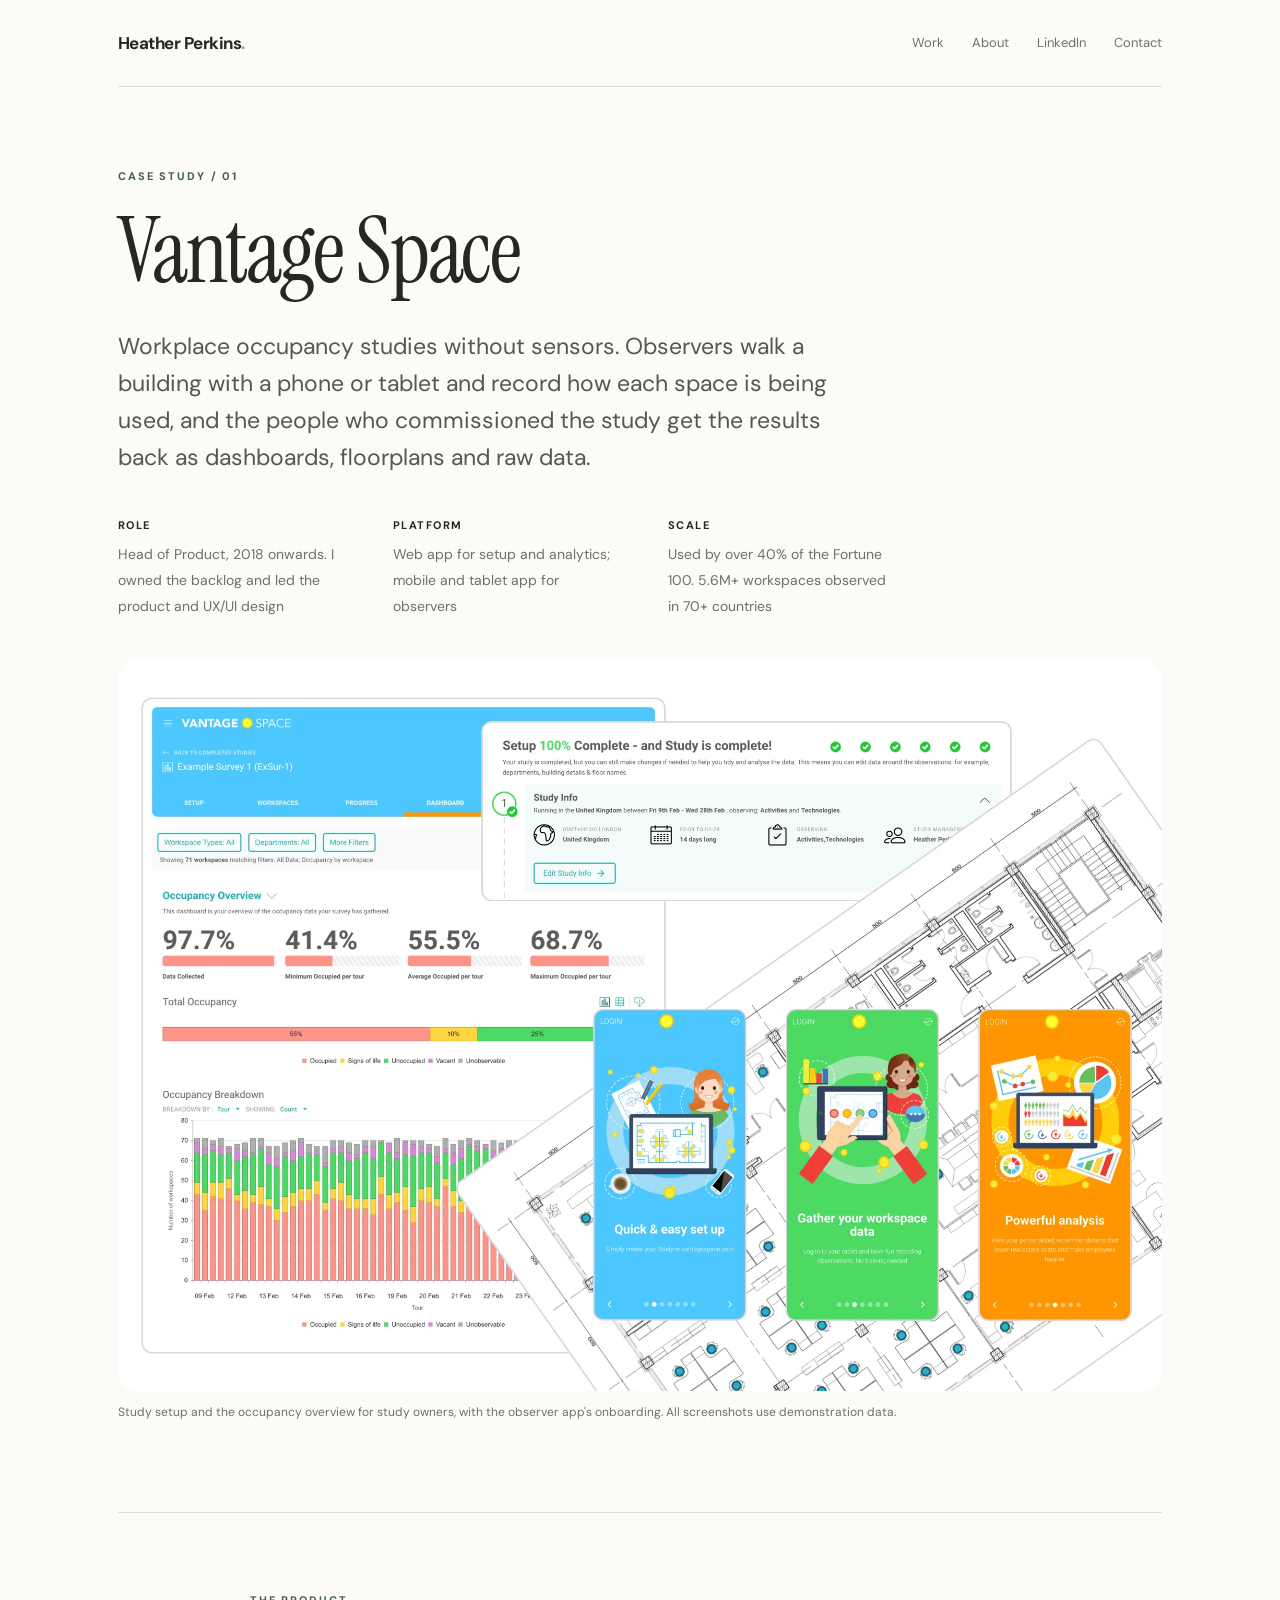
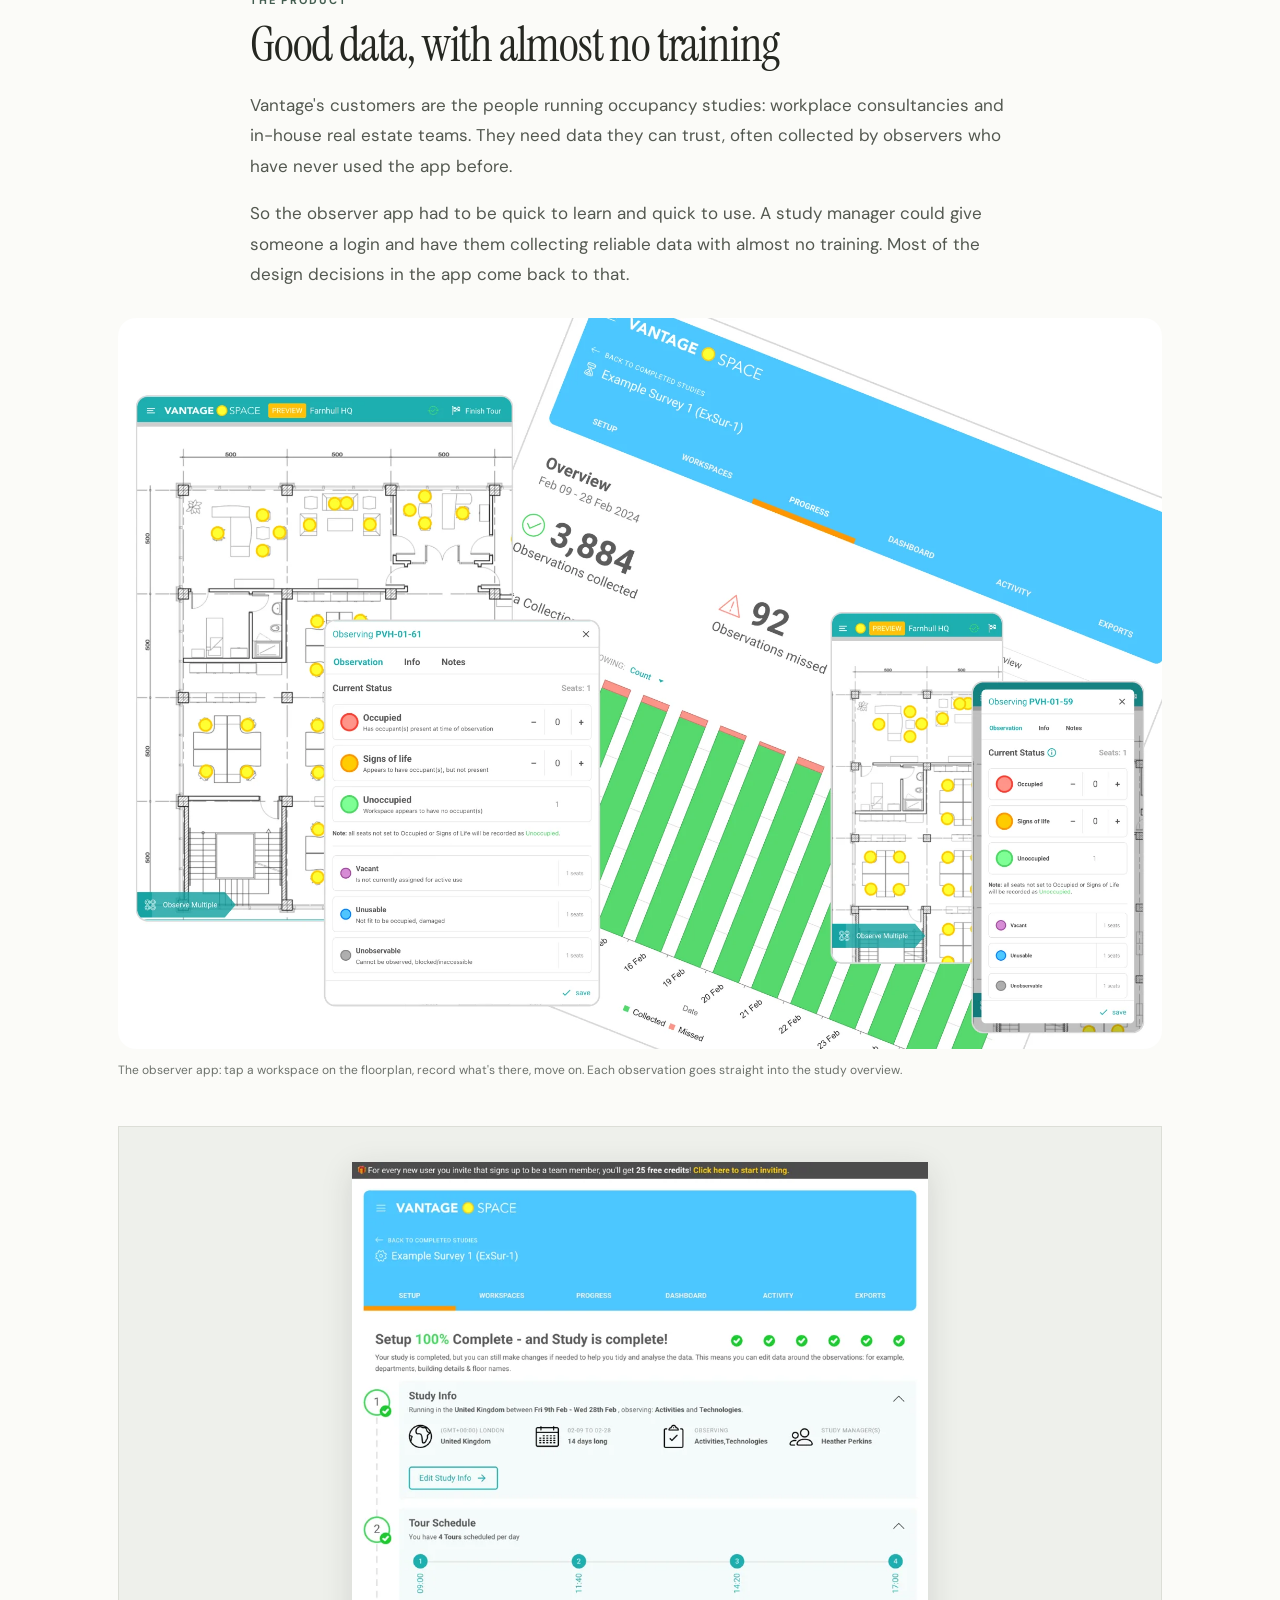
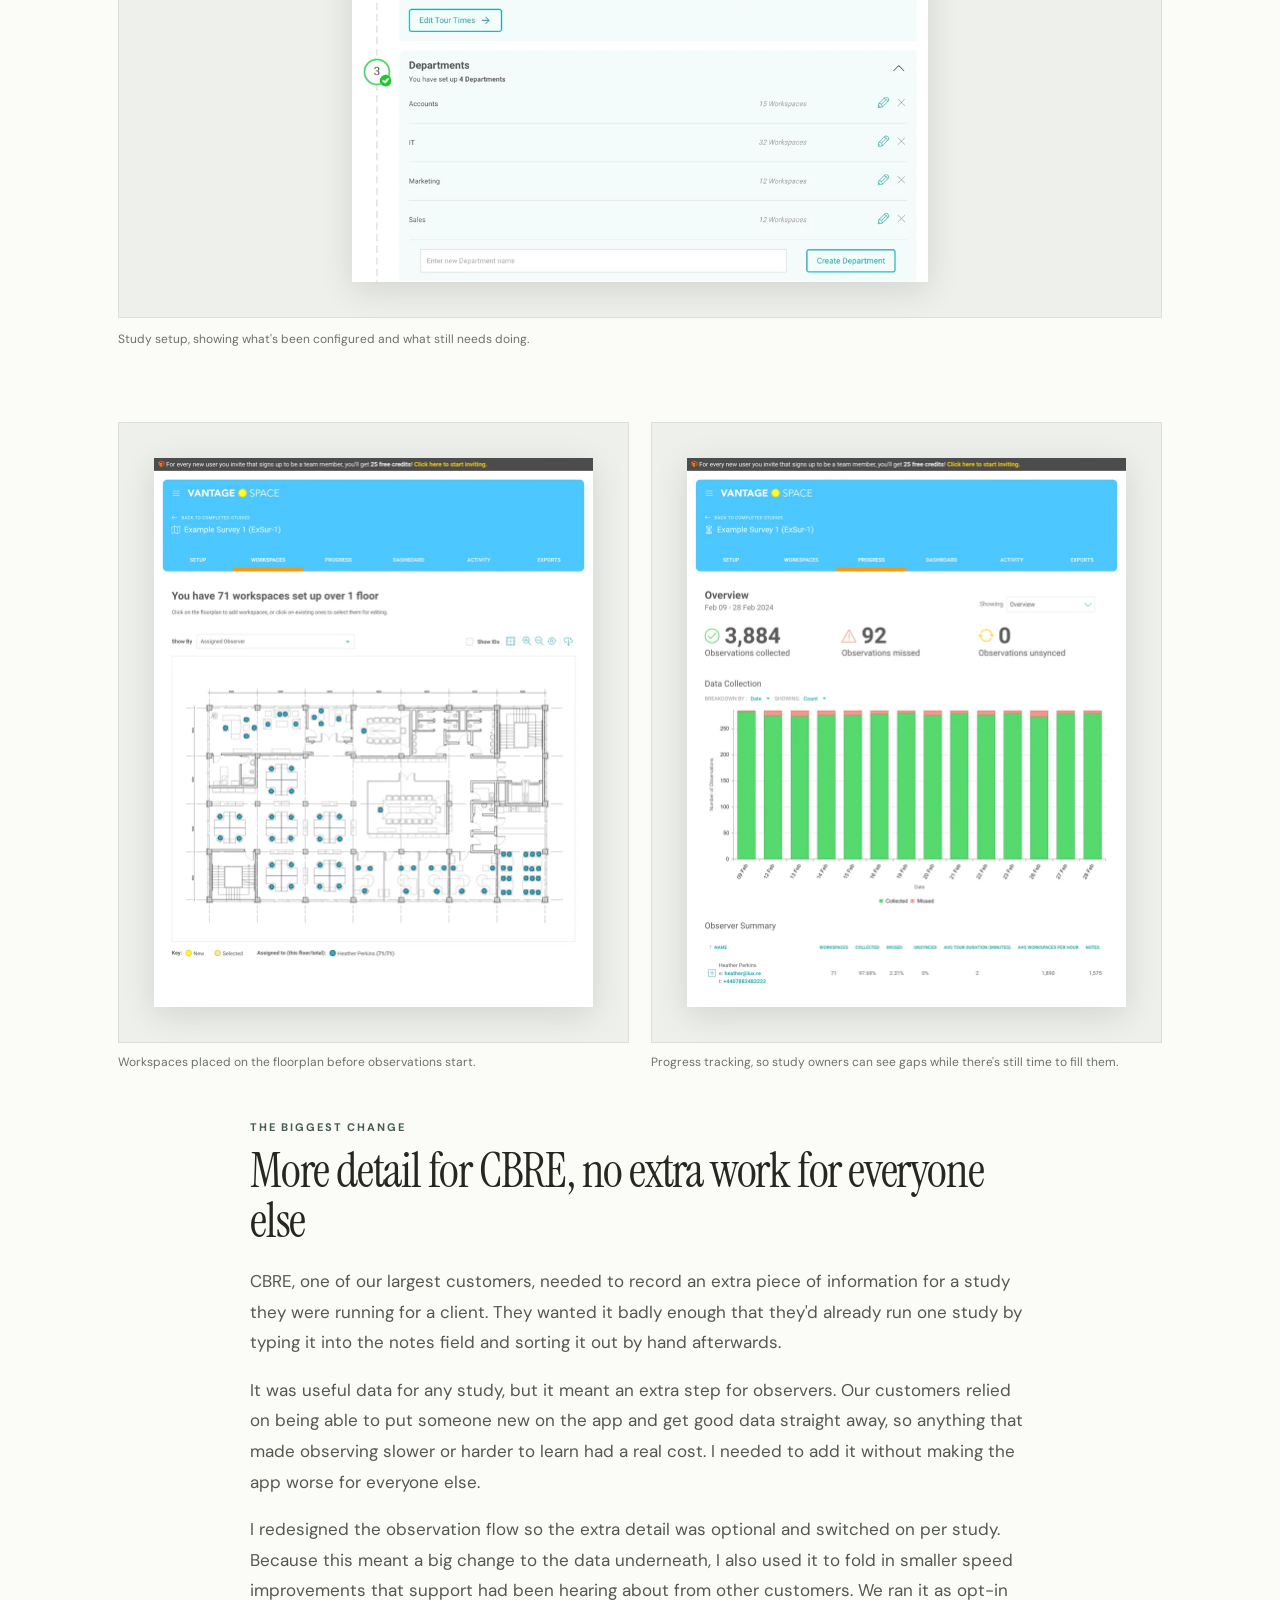
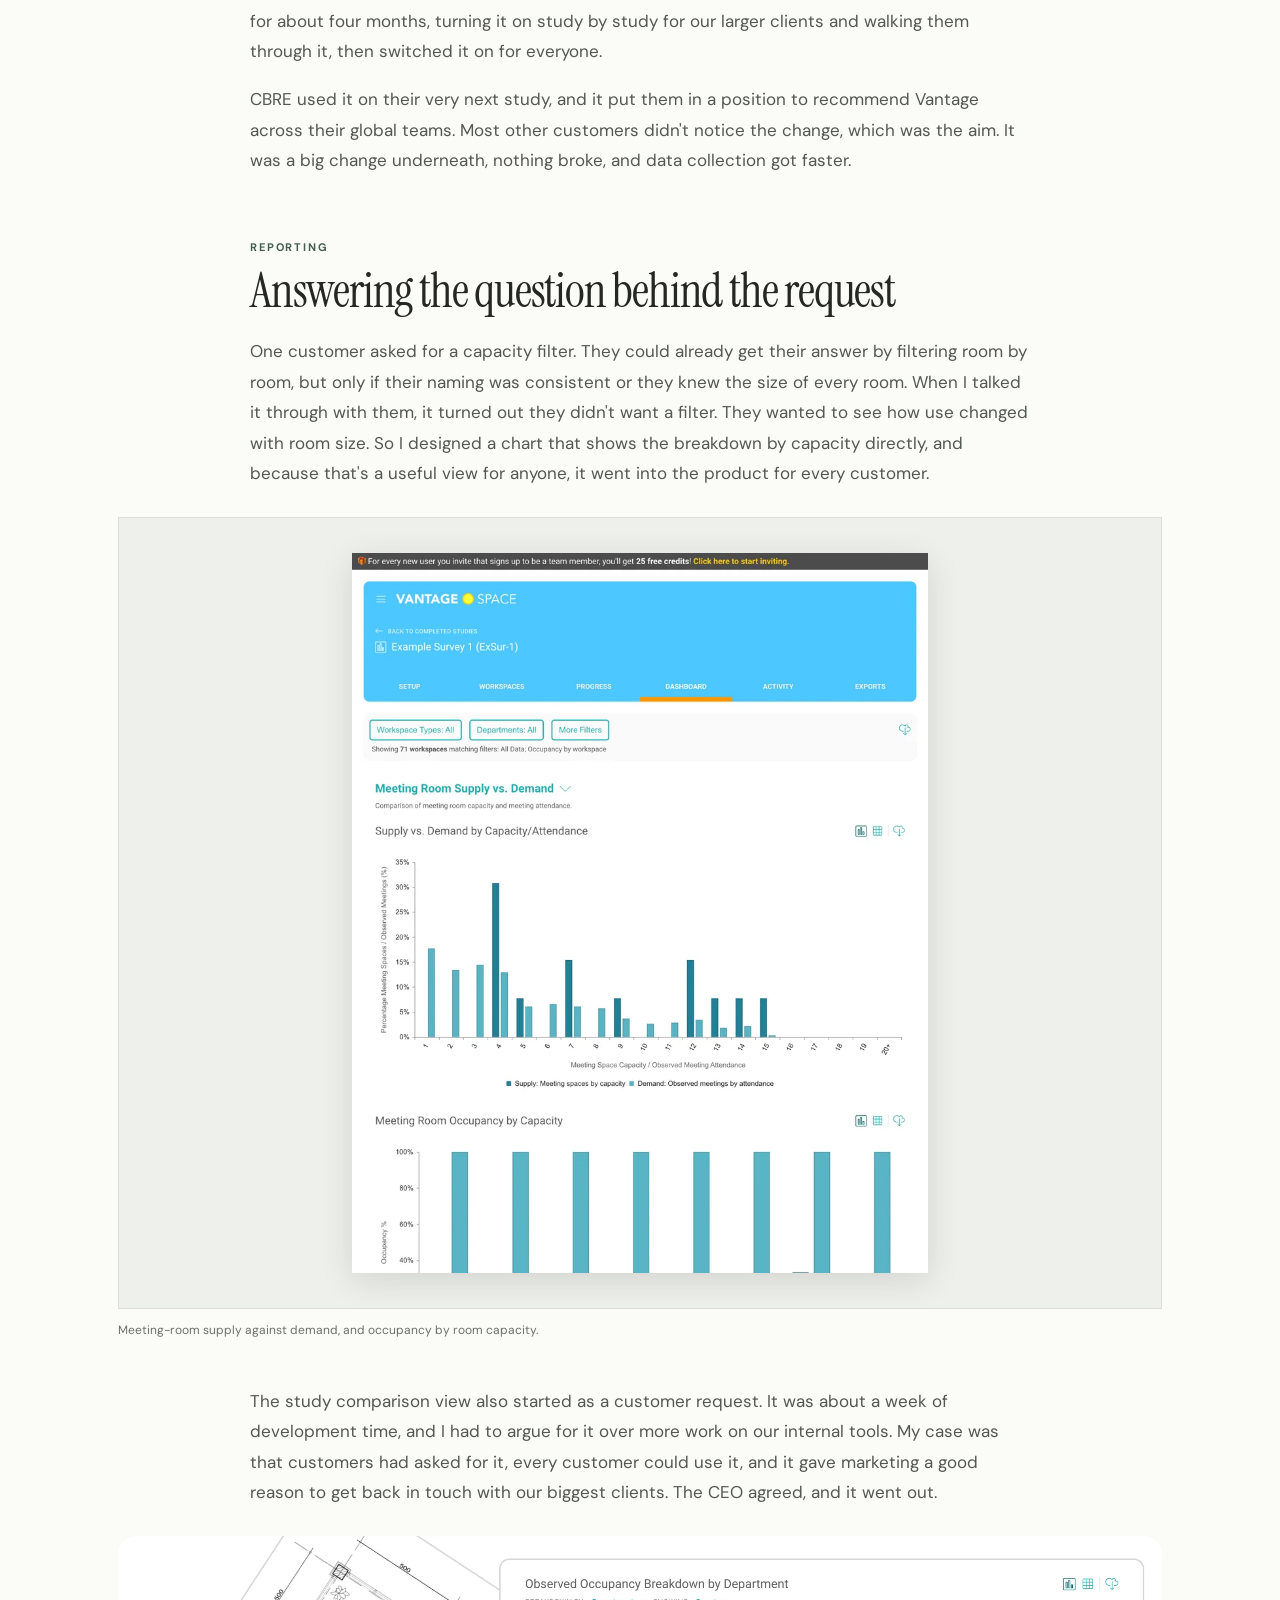
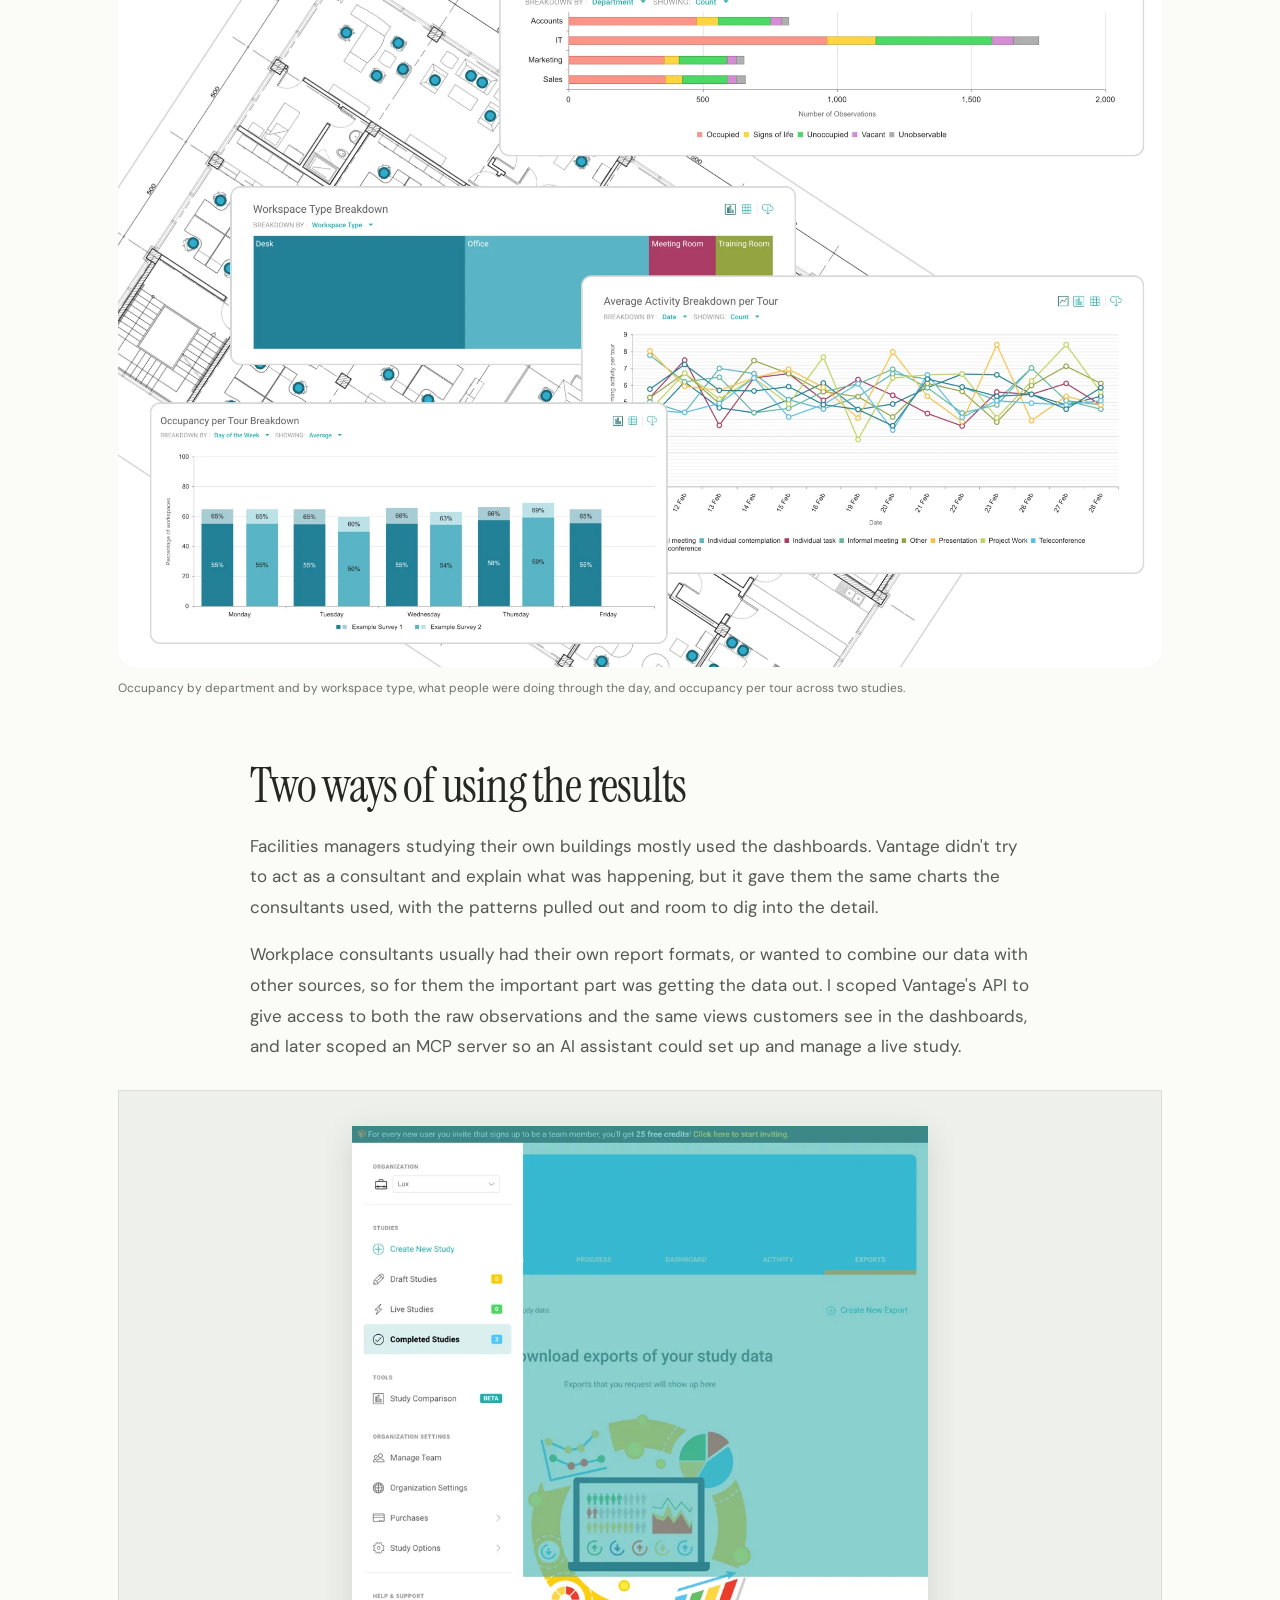
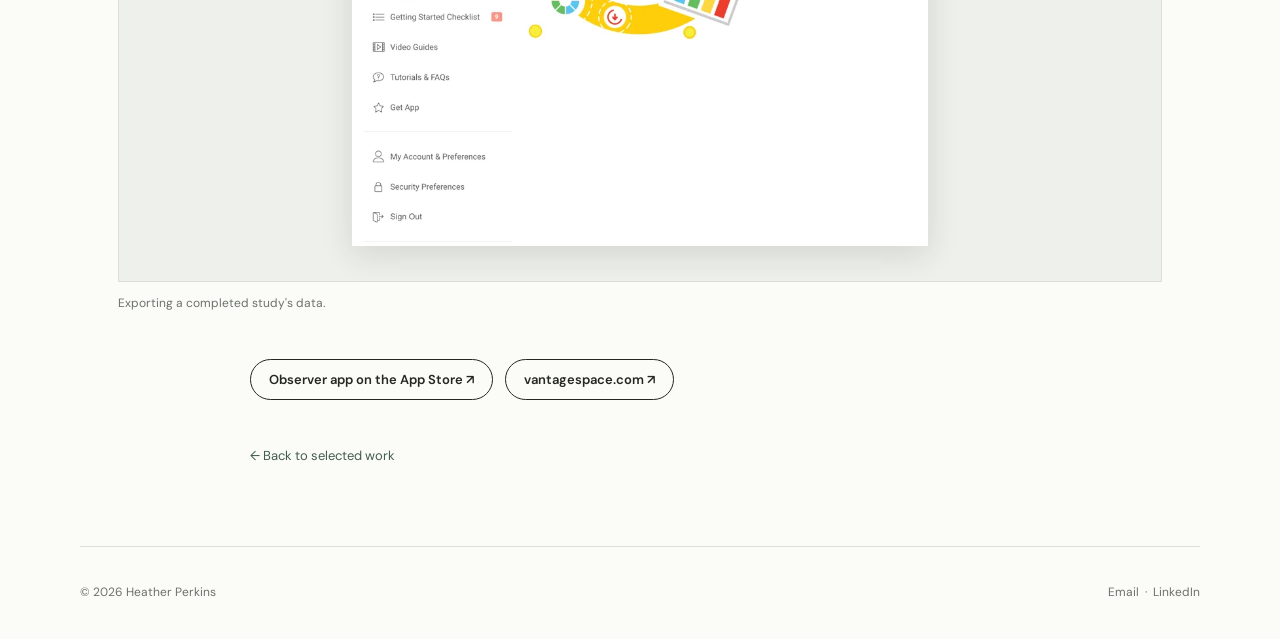
<file: vantage-space.html>
<!doctype html><html lang="en"><head><meta charset="utf-8"><meta name="viewport" content="width=device-width, initial-scale=1"><meta name="description" content="Vantage Space case study by Heather Perkins: designing sensor-free workplace occupancy studies, from observation app to analytics."><title>Vantage Space case study | Heather Perkins</title><link rel="stylesheet" href="style.css?v=3"></head><body><header class="wrap"><nav class="nav"><a class="brand" href="index.html">Heather Perkins<span style="color:#7b998b">.</span></a><div class="navlinks"><a href="index.html#work">Work</a><a href="index.html#about">About</a><a href="https://www.linkedin.com/in/heatheranneperkins/" target="_blank" rel="noopener">LinkedIn</a><a href="mailto:heather.anne.perkins@gmail.com">Contact</a></div></nav></header><main class="wrap"><section class="case-hero"><div class="eyebrow">Case study / 01</div><h1>Vantage Space</h1><p class="lead">Workplace occupancy studies without sensors. Observers walk a building with a phone or tablet and record how each space is being used, and the people who commissioned the study get the results back as dashboards, floorplans and raw data.</p><div class="case-meta"><div><b>Role</b><span>Head of Product, 2018 onwards. I owned the backlog and led the product and UX/UI design</span></div><div><b>Platform</b><span>Web app for setup and analytics; mobile and tablet app for observers</span></div><div><b>Scale</b><span>Used by over 40% of the Fortune 100. 5.6M+ workspaces observed in 70+ countries</span></div></div><figure class="image-wide frame"><img src="assets/vs-hero.webp" alt="Vantage Space study setup and occupancy overview dashboard, with three observer app onboarding screens"></figure><p class="caption">Study setup and the occupancy overview for study owners, with the observer app's onboarding. All screenshots use demonstration data.</p></section><section class="section"><div class="story"><div class="eyebrow">The product</div><h2>Good data, with almost no training</h2><p>Vantage's customers are the people running occupancy studies: workplace consultancies and in-house real estate teams. They need data they can trust, often collected by observers who have never used the app before.</p><p>So the observer app had to be quick to learn and quick to use. A study manager could give someone a login and have them collecting reliable data with almost no training. Most of the design decisions in the app come back to that.</p></div><figure class="image-wide frame"><img src="assets/vs-observe.webp" alt="Vantage Space observer app on iPad and iPhone recording a workspace, next to the study overview showing observations collected"></figure><p class="caption">The observer app: tap a workspace on the floorplan, record what's there, move on. Each observation goes straight into the study overview.</p><figure class="image-wide"><img src="assets/vs-16.webp" alt="Vantage Space study management and configuration"></figure><p class="caption">Study setup, showing what's been configured and what still needs doing.</p><div class="image-pair"><div><figure class="image-wide"><img src="assets/vs-14.webp" alt="Vantage Space floorplan with workspaces set up for a study"></figure><p class="caption">Workspaces placed on the floorplan before observations start.</p></div><div><figure class="image-wide"><img src="assets/vs-03.webp" alt="Vantage Space study progress visualisation"></figure><p class="caption">Progress tracking, so study owners can see gaps while there's still time to fill them.</p></div></div><div class="story"><div class="eyebrow">The biggest change</div><h2>More detail for CBRE, no extra work for everyone else</h2><p>CBRE, one of our largest customers, needed to record an extra piece of information for a study they were running for a client. They wanted it badly enough that they'd already run one study by typing it into the notes field and sorting it out by hand afterwards.</p><p>It was useful data for any study, but it meant an extra step for observers. Our customers relied on being able to put someone new on the app and get good data straight away, so anything that made observing slower or harder to learn had a real cost. I needed to add it without making the app worse for everyone else.</p><p>I redesigned the observation flow so the extra detail was optional and switched on per study. Because this meant a big change to the data underneath, I also used it to fold in smaller speed improvements that support had been hearing about from other customers. We ran it as opt-in for about four months, turning it on study by study for our larger clients and walking them through it, then switched it on for everyone.</p><p>CBRE used it on their very next study, and it put them in a position to recommend Vantage across their global teams. Most other customers didn't notice the change, which was the aim. It was a big change underneath, nothing broke, and data collection got faster.</p><div class="eyebrow">Reporting</div><h2>Answering the question behind the request</h2><p>One customer asked for a capacity filter. They could already get their answer by filtering room by room, but only if their naming was consistent or they knew the size of every room. When I talked it through with them, it turned out they didn't want a filter. They wanted to see how use changed with room size. So I designed a chart that shows the breakdown by capacity directly, and because that's a useful view for anyone, it went into the product for every customer.</p></div><figure class="image-wide"><img src="assets/vs-06.webp" alt="Vantage Space meeting room supply versus demand and occupancy by capacity charts"></figure><p class="caption">Meeting-room supply against demand, and occupancy by room capacity.</p><div class="story"><p>The study comparison view also started as a customer request. It was about a week of development time, and I had to argue for it over more work on our internal tools. My case was that customers had asked for it, every customer could use it, and it gave marketing a good reason to get back in touch with our biggest clients. The CEO agreed, and it went out.</p></div><figure class="image-wide frame"><img src="assets/vs-results.webp" alt="Vantage Space charts: occupancy by department, workspace type breakdown, activities through the day and occupancy per tour for two studies"></figure><p class="caption">Occupancy by department and by workspace type, what people were doing through the day, and occupancy per tour across two studies.</p><div class="story"><h2>Two ways of using the results</h2><p>Facilities managers studying their own buildings mostly used the dashboards. Vantage didn't try to act as a consultant and explain what was happening, but it gave them the same charts the consultants used, with the patterns pulled out and room to dig into the detail.</p><p>Workplace consultants usually had their own report formats, or wanted to combine our data with other sources, so for them the important part was getting the data out. I scoped Vantage's API to give access to both the raw observations and the same views customers see in the dashboards, and later scoped an MCP server so an AI assistant could set up and manage a live study.</p></div><figure class="image-wide"><img src="assets/vs-15.webp" alt="Vantage Space export interface"></figure><p class="caption">Exporting a completed study's data.</p><div class="story"><div class="applinks"><a href="https://apps.apple.com/app/id6745690028" target="_blank" rel="noopener">Observer app on the App Store ↗</a><a href="https://www.vantagespace.com" target="_blank" rel="noopener">vantagespace.com ↗</a></div><a class="back" href="index.html#work">← Back to selected work</a></div></section></main><footer class="wrap footer"><span>© 2026 Heather Perkins</span><span><a href="mailto:heather.anne.perkins@gmail.com">Email</a> &nbsp;·&nbsp; <a href="https://www.linkedin.com/in/heatheranneperkins/" target="_blank" rel="noopener">LinkedIn</a></span></footer></body></html>
</file>
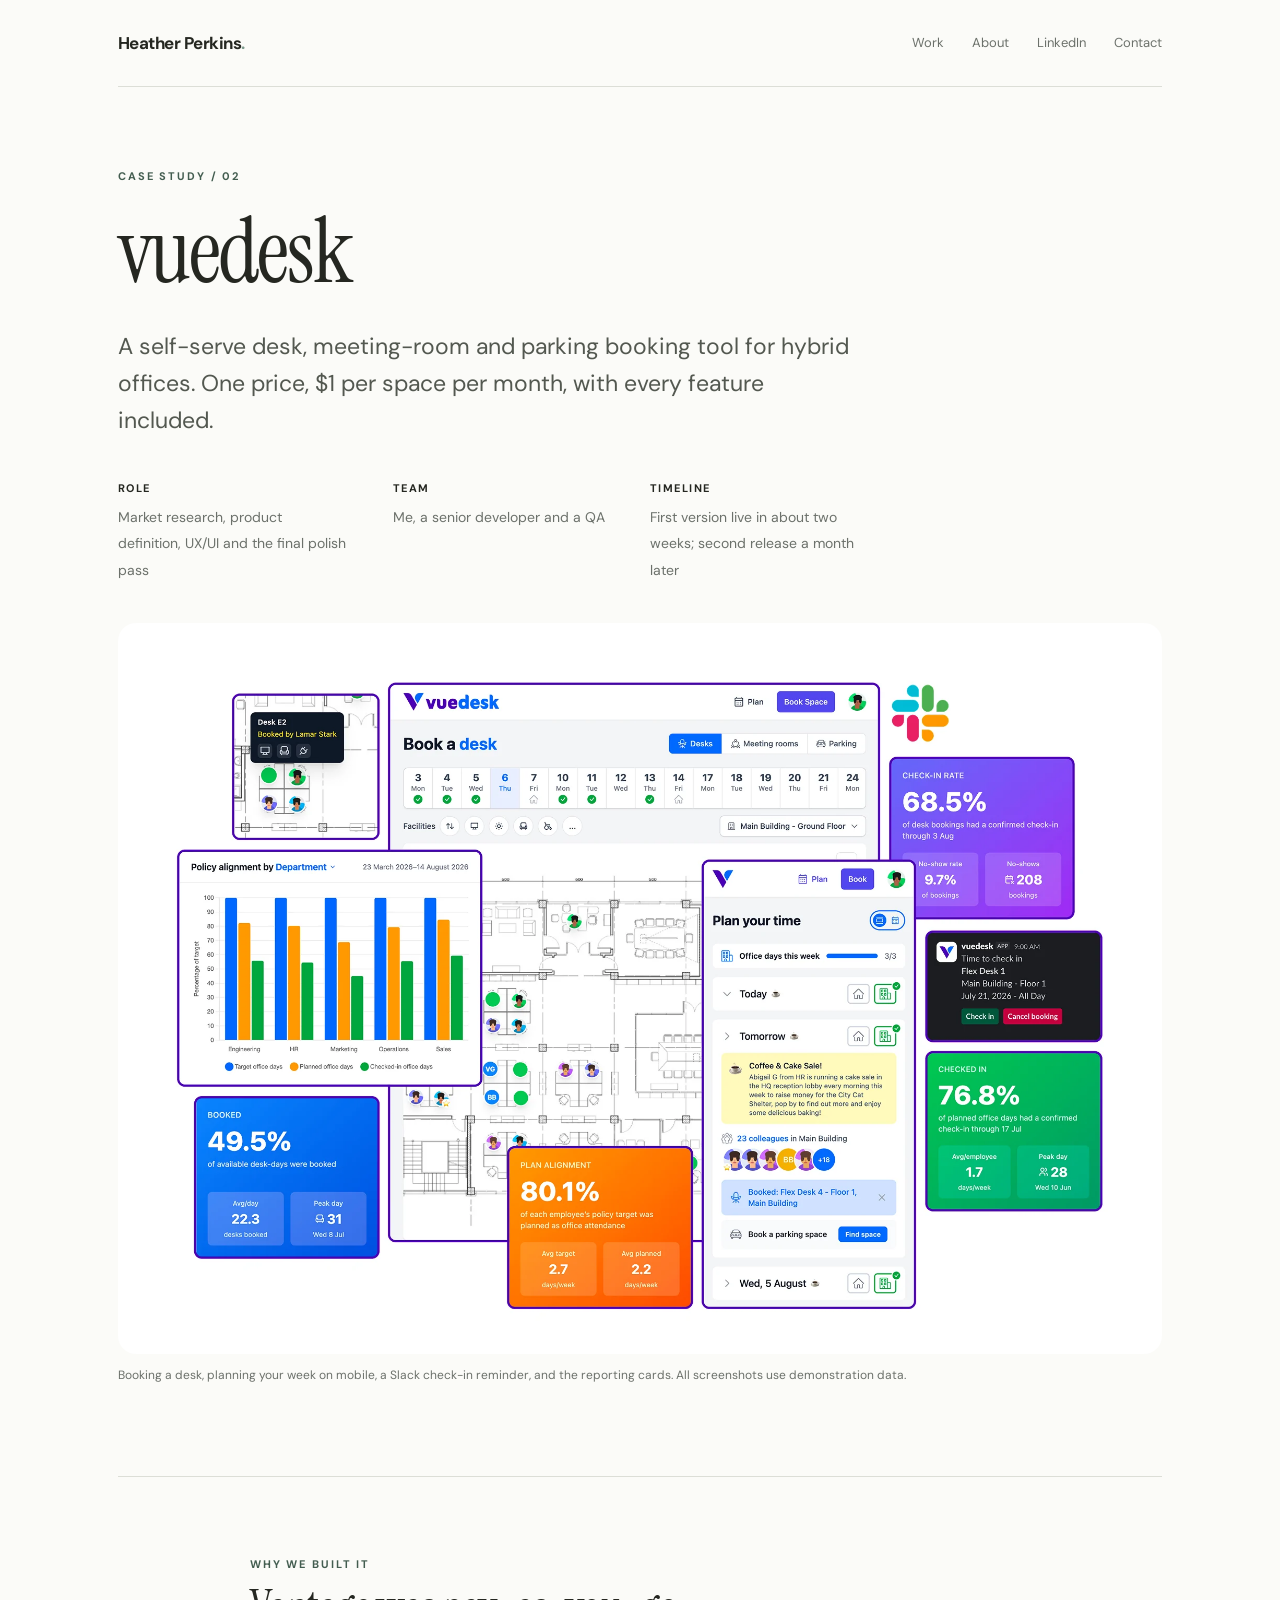
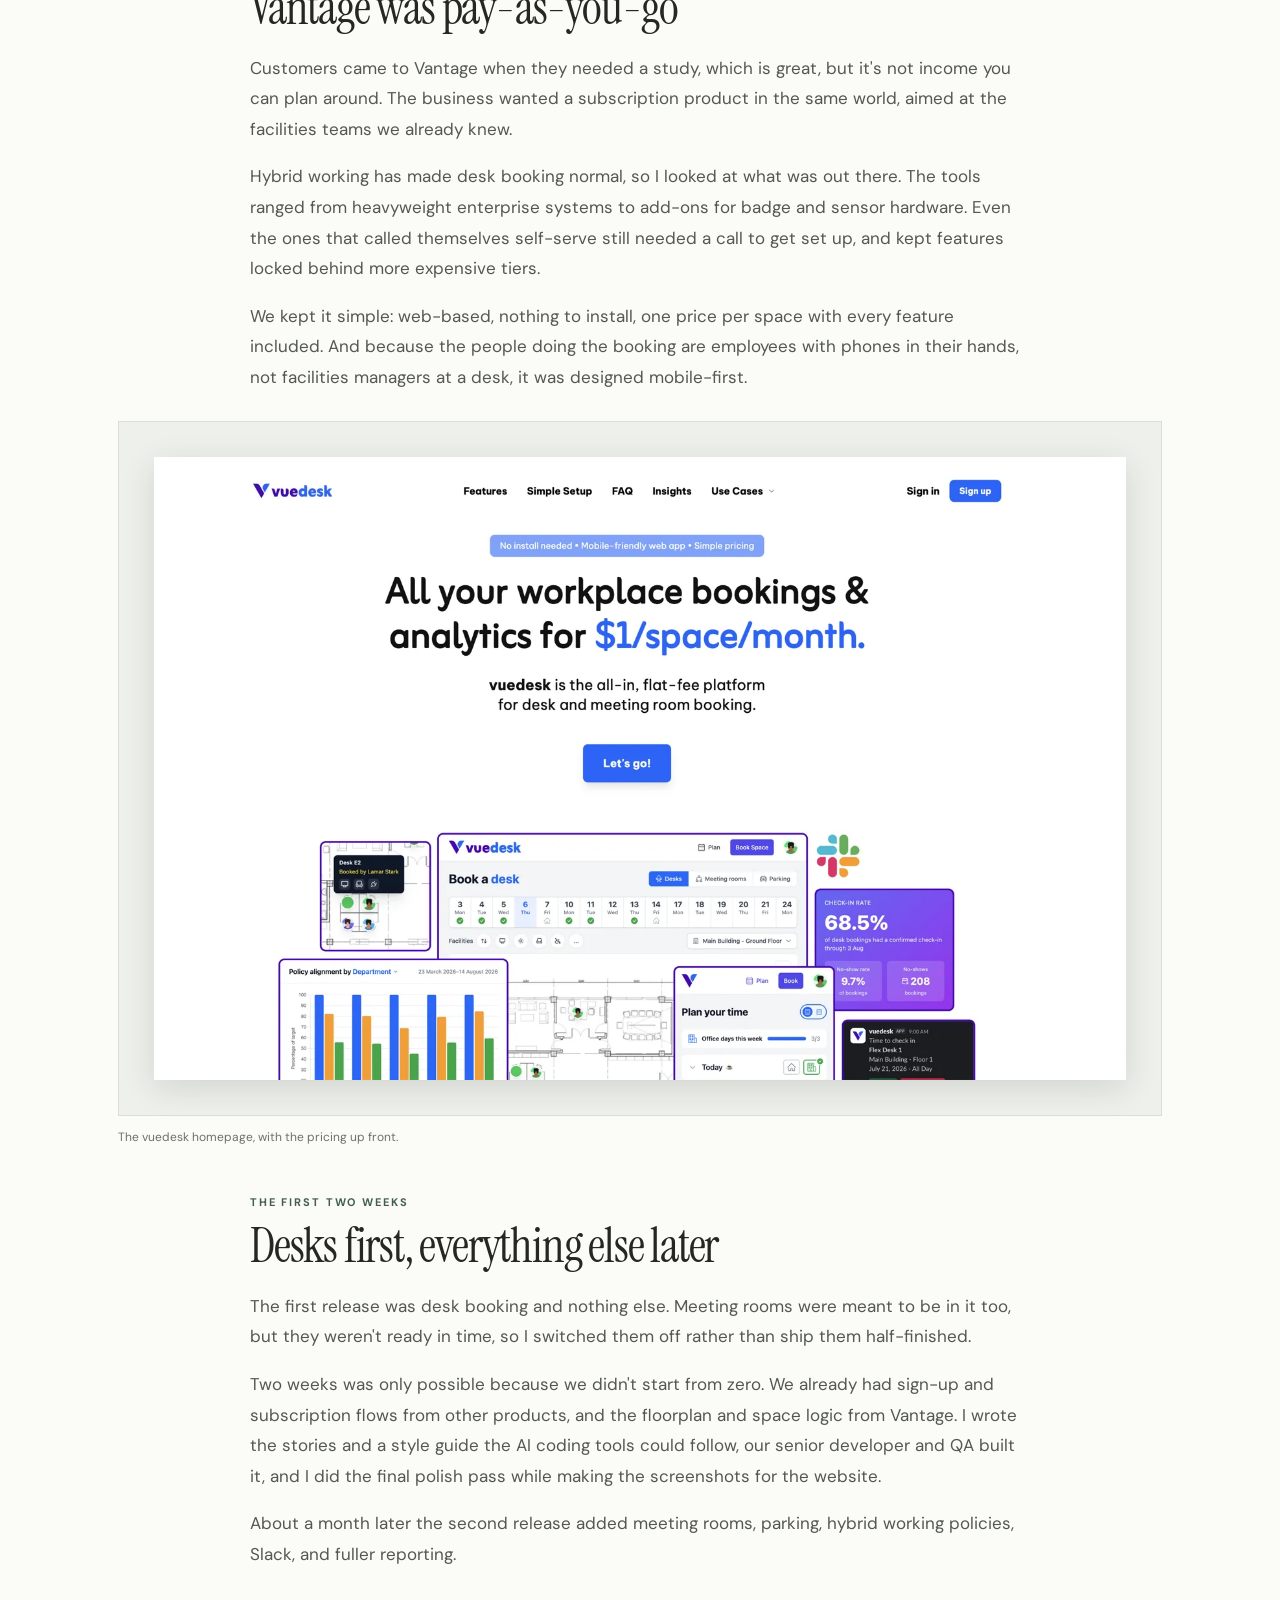
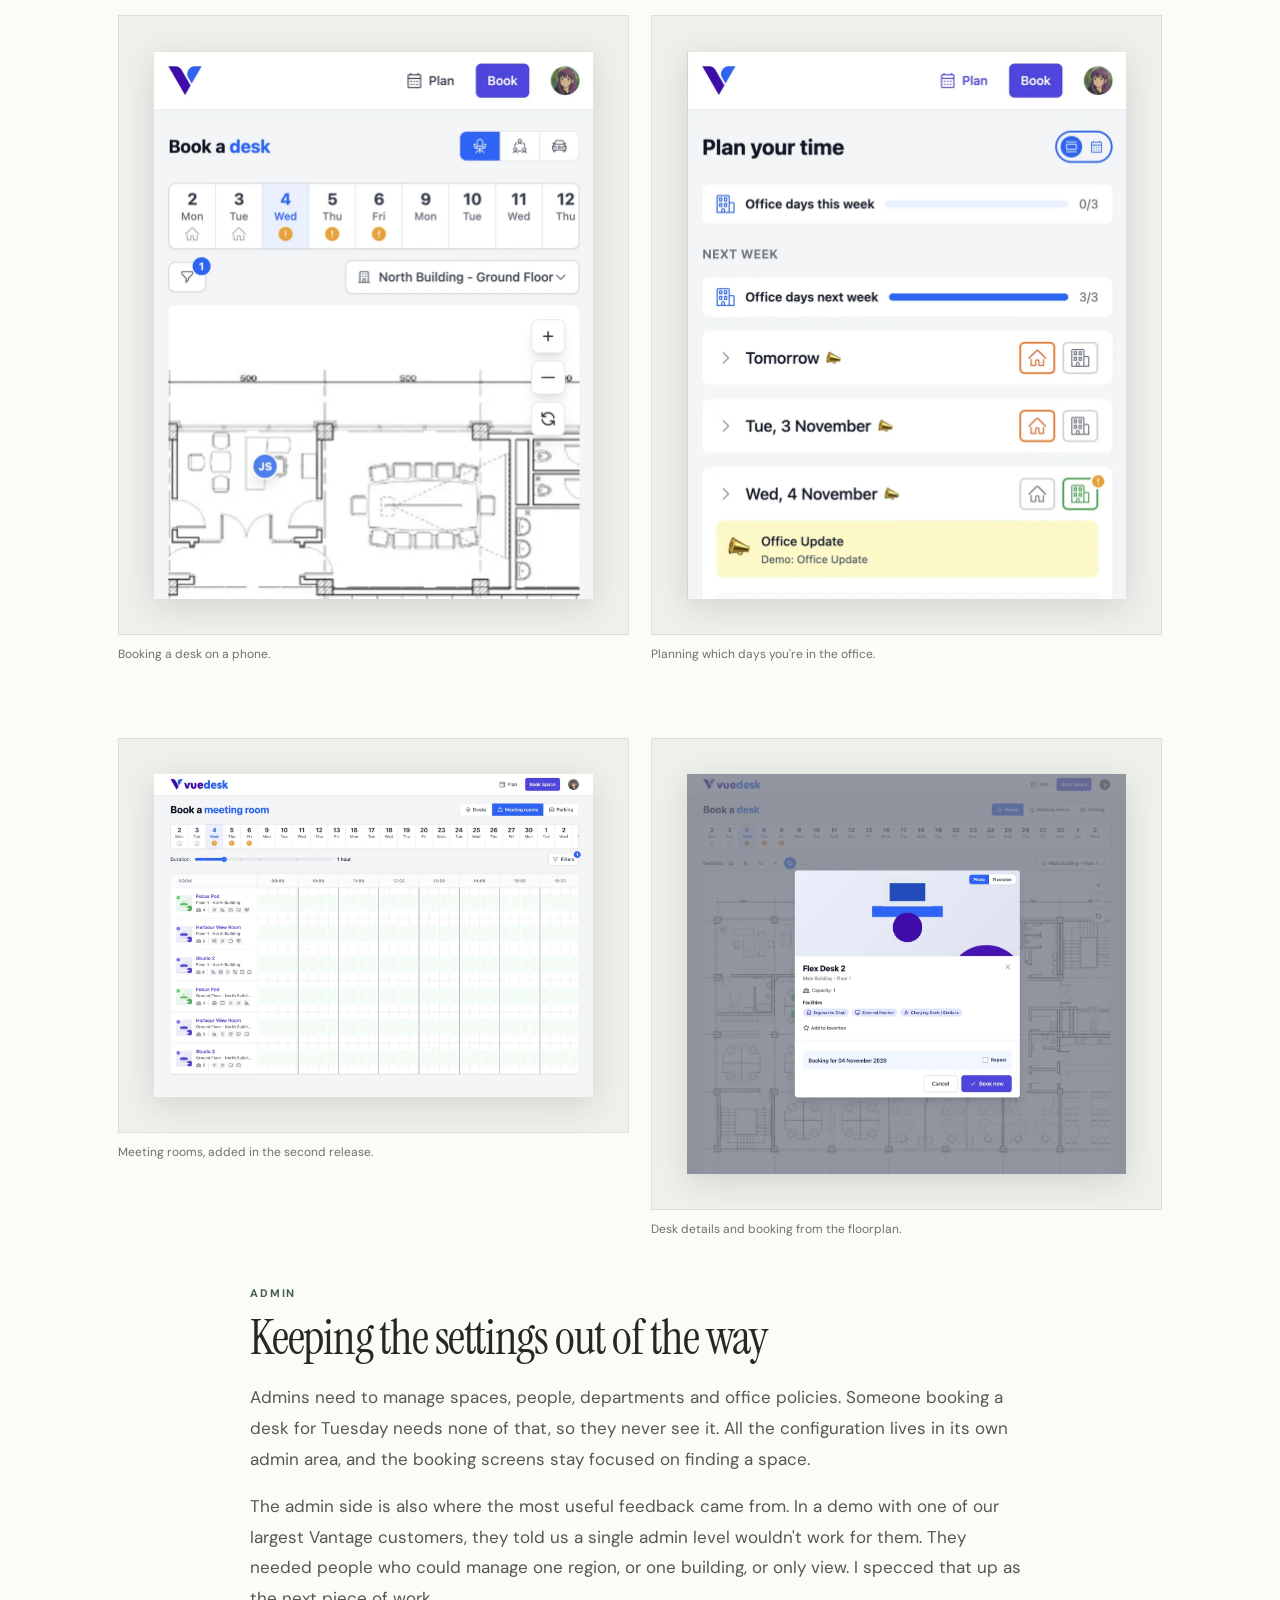
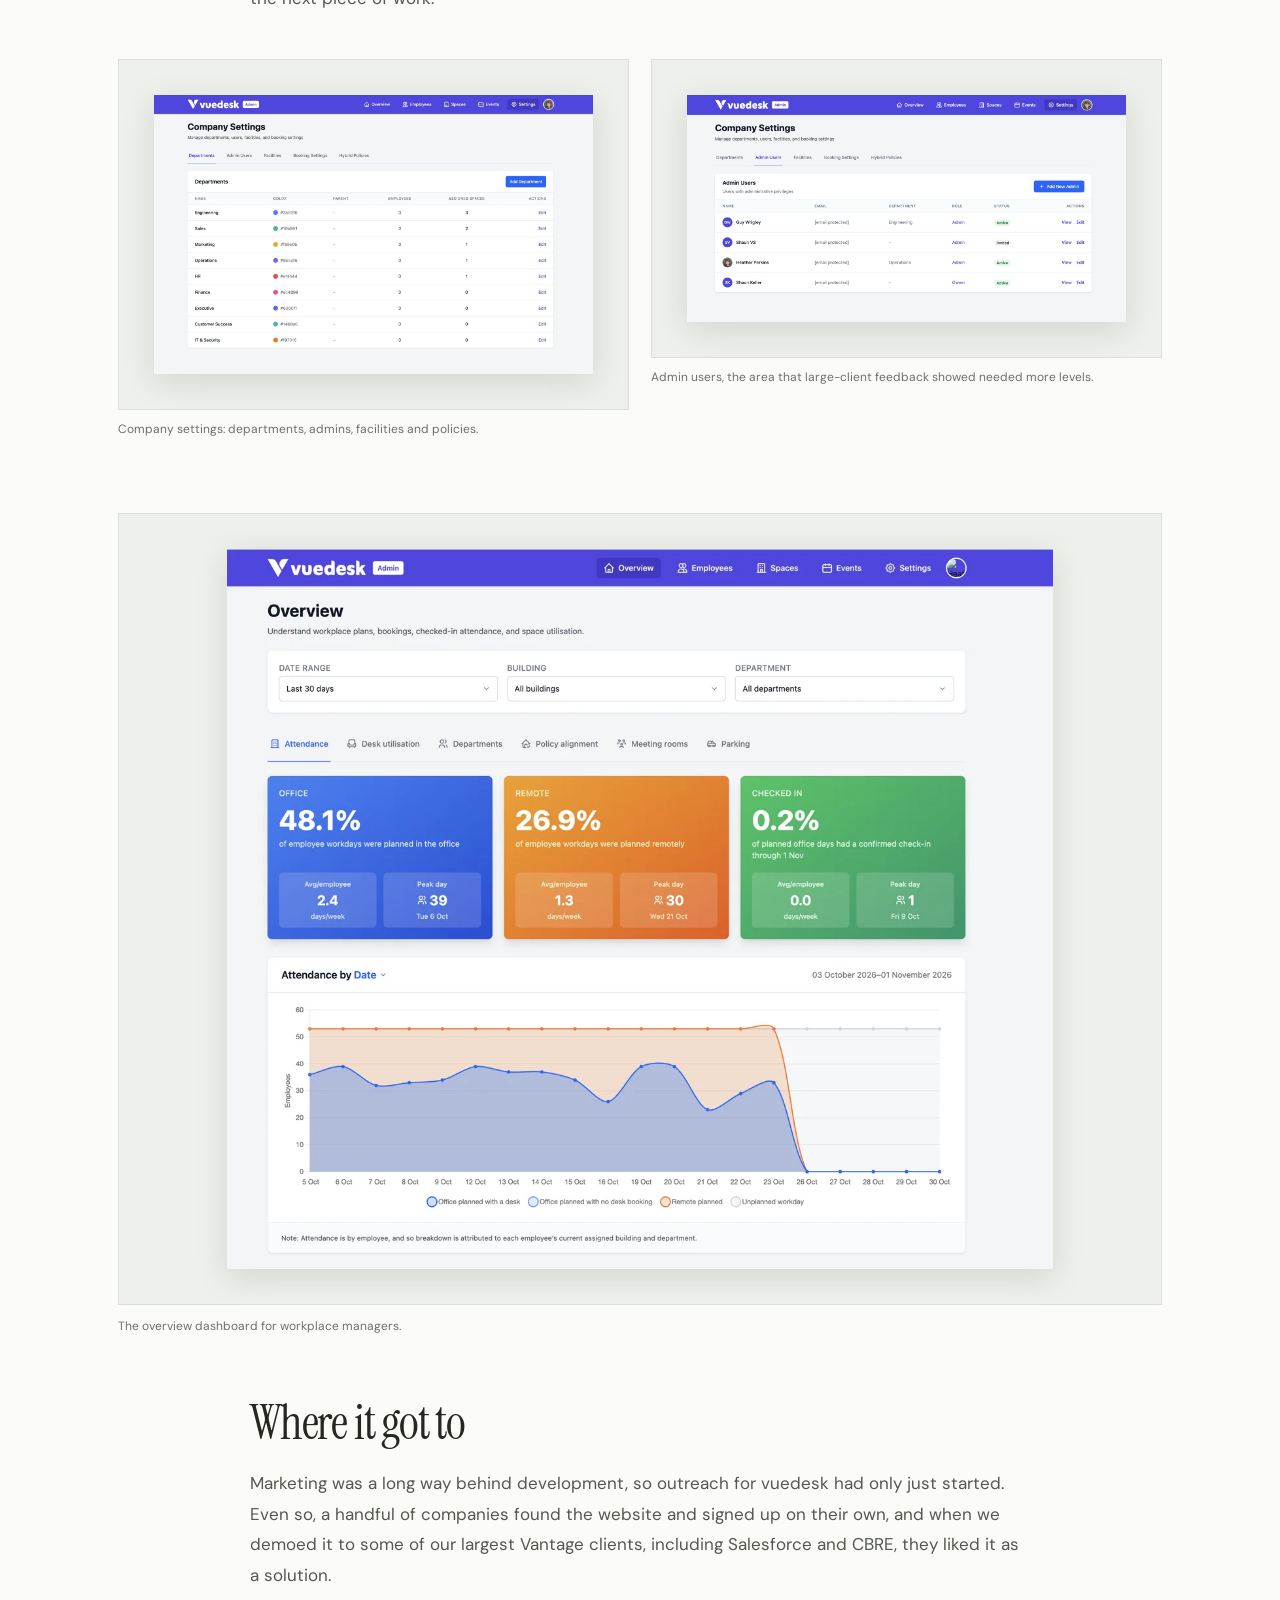
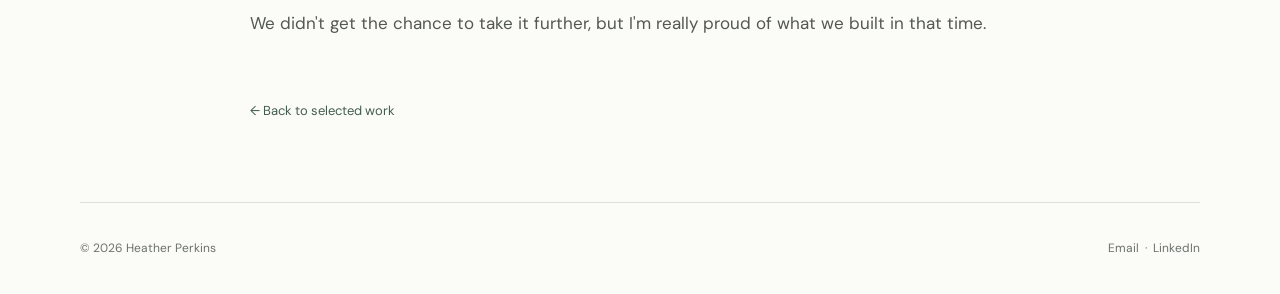
<file: vuedesk.html>
<!doctype html><html lang="en"><head><meta charset="utf-8"><meta name="viewport" content="width=device-width, initial-scale=1"><meta name="description" content="vuedesk case study by Heather Perkins: a self-serve desk and meeting-room booking product, from competitor research to a first release in about two weeks."><title>vuedesk case study | Heather Perkins</title><link rel="stylesheet" href="style.css?v=3"></head><body><header class="wrap"><nav class="nav"><a class="brand" href="index.html">Heather Perkins<span style="color:#7b998b">.</span></a><div class="navlinks"><a href="index.html#work">Work</a><a href="index.html#about">About</a><a href="https://www.linkedin.com/in/heatheranneperkins/" target="_blank" rel="noopener">LinkedIn</a><a href="mailto:heather.anne.perkins@gmail.com">Contact</a></div></nav></header><main class="wrap"><section class="case-hero"><div class="eyebrow">Case study / 02</div><h1>vuedesk</h1><p class="lead">A self-serve desk, meeting-room and parking booking tool for hybrid offices. One price, $1 per space per month, with every feature included.</p><div class="case-meta"><div><b>Role</b><span>Market research, product definition, UX/UI and the final polish pass</span></div><div><b>Team</b><span>Me, a senior developer and a QA</span></div><div><b>Timeline</b><span>First version live in about two weeks; second release a month later</span></div></div><figure class="image-wide frame"><img src="assets/vd-hero.webp" alt="vuedesk desk booking calendar, policy alignment chart, mobile week planner, Slack check-in reminder and reporting cards"></figure><p class="caption">Booking a desk, planning your week on mobile, a Slack check-in reminder, and the reporting cards. All screenshots use demonstration data.</p></section><section class="section"><div class="story"><div class="eyebrow">Why we built it</div><h2>Vantage was pay-as-you-go</h2><p>Customers came to Vantage when they needed a study, which is great, but it's not income you can plan around. The business wanted a subscription product in the same world, aimed at the facilities teams we already knew.</p><p>Hybrid working has made desk booking normal, so I looked at what was out there. The tools ranged from heavyweight enterprise systems to add-ons for badge and sensor hardware. Even the ones that called themselves self-serve still needed a call to get set up, and kept features locked behind more expensive tiers.</p><p>We kept it simple: web-based, nothing to install, one price per space with every feature included. And because the people doing the booking are employees with phones in their hands, not facilities managers at a desk, it was designed mobile-first.</p></div><figure class="image-wide"><img src="assets/vd-12.webp" alt="vuedesk website homepage showing $1 per space per month pricing"></figure><p class="caption">The vuedesk homepage, with the pricing up front.</p><div class="story"><div class="eyebrow">The first two weeks</div><h2>Desks first, everything else later</h2><p>The first release was desk booking and nothing else. Meeting rooms were meant to be in it too, but they weren't ready in time, so I switched them off rather than ship them half-finished.</p><p>Two weeks was only possible because we didn't start from zero. We already had sign-up and subscription flows from other products, and the floorplan and space logic from Vantage. I wrote the stories and a style guide the AI coding tools could follow, our senior developer and QA built it, and I did the final polish pass while making the screenshots for the website.</p><p>About a month later the second release added meeting rooms, parking, hybrid working policies, Slack, and fuller reporting.</p></div><div class="image-pair"><div><figure class="image-wide"><img src="assets/vd-25.webp" alt="vuedesk mobile desk booking on a floorplan"></figure><p class="caption">Booking a desk on a phone.</p></div><div><figure class="image-wide"><img src="assets/vd-29.webp" alt="vuedesk mobile view of planned office days"></figure><p class="caption">Planning which days you're in the office.</p></div></div><div class="image-pair"><div><figure class="image-wide"><img src="assets/vd-01.webp" alt="vuedesk meeting-room booking calendar"></figure><p class="caption">Meeting rooms, added in the second release.</p></div><div><figure class="image-wide"><img src="assets/vd-20.webp" alt="vuedesk desk booking interaction on a floorplan"></figure><p class="caption">Desk details and booking from the floorplan.</p></div></div><div class="story"><div class="eyebrow">Admin</div><h2>Keeping the settings out of the way</h2><p>Admins need to manage spaces, people, departments and office policies. Someone booking a desk for Tuesday needs none of that, so they never see it. All the configuration lives in its own admin area, and the booking screens stay focused on finding a space.</p><p>The admin side is also where the most useful feedback came from. In a demo with one of our largest Vantage customers, they told us a single admin level wouldn't work for them. They needed people who could manage one region, or one building, or only view. I specced that up as the next piece of work.</p></div><div class="image-pair"><div><figure class="image-wide"><img src="assets/vd-10.webp" alt="vuedesk company departments and administrative settings"></figure><p class="caption">Company settings: departments, admins, facilities and policies.</p></div><div><figure class="image-wide"><img src="assets/vd-23.webp" alt="vuedesk administration access management"></figure><p class="caption">Admin users, the area that large-client feedback showed needed more levels.</p></div></div><figure class="image-wide"><img src="assets/vd-08.webp" alt="vuedesk utilisation analytics dashboard"></figure><p class="caption">The overview dashboard for workplace managers.</p><div class="story"><h2>Where it got to</h2><p>Marketing was a long way behind development, so outreach for vuedesk had only just started. Even so, a handful of companies found the website and signed up on their own, and when we demoed it to some of our largest Vantage clients, including Salesforce and CBRE, they liked it as a solution.</p><p>We didn't get the chance to take it further, but I'm really proud of what we built in that time.</p><a class="back" href="index.html#work">← Back to selected work</a></div></section></main><footer class="wrap footer"><span>© 2026 Heather Perkins</span><span><a href="mailto:heather.anne.perkins@gmail.com">Email</a> &nbsp;·&nbsp; <a href="https://www.linkedin.com/in/heatheranneperkins/" target="_blank" rel="noopener">LinkedIn</a></span></footer></body></html>
</file>
<file: style.css>
@import url('https://fonts.googleapis.com/css2?family=DM+Sans:wght@400;500;600;700&family=Instrument+Serif:ital@0;1&display=swap');
:root{--ink:#252721;--muted:#6c716b;--line:#dcded7;--paper:#fbfbf8;--soft:#f0f2ed;--accent:#435d50}*{box-sizing:border-box}html{scroll-behavior:smooth}body{margin:0;background:var(--paper);color:var(--ink);font:16px/1.65 'DM Sans',Arial,sans-serif}a{color:inherit;text-decoration:none}a:hover{color:var(--accent)}.wrap{max-width:1120px;margin:auto;padding:0 38px}.nav{display:flex;justify-content:space-between;align-items:center;padding:29px 0;border-bottom:1px solid var(--line)}.brand{font-size:17px;font-weight:700;letter-spacing:-.03em}.navlinks{display:flex;gap:28px;font-size:13px}.navlinks a{color:var(--muted)}.eyebrow{text-transform:uppercase;font-size:11px;font-weight:700;letter-spacing:.17em;color:var(--accent)}h1,h2,h3,p{margin-top:0}h1,h2{font-family:'Instrument Serif',Georgia,serif;font-weight:400;line-height:1.04;letter-spacing:-.025em}h1{font-size:clamp(58px,8vw,112px);max-width:980px;margin:20px 0 30px}h2{font-size:clamp(40px,5vw,70px);margin:12px 0 20px}h3{font-size:23px;letter-spacing:-.03em;line-height:1.3}p{color:#535850}.lead{font-size:clamp(19px,2vw,23px);line-height:1.6;max-width:740px}.hero{padding:110px 0 100px}.section{padding:78px 0;border-top:1px solid var(--line)}.section-heading{display:flex;align-items:end;justify-content:space-between;gap:20px;margin-bottom:34px}.section-heading h2{margin-bottom:0}.projects{display:grid;grid-template-columns:1fr 1fr;gap:28px}.project{display:block}.project-image{background:#edf0ea;border:1px solid var(--line);padding:25px;aspect-ratio:1.38;display:flex;align-items:center;overflow:hidden}.project-image img{width:100%;height:100%;object-fit:contain;object-position:top center;box-shadow:0 8px 25px #26312612}.project h3{margin:19px 0 5px}.project p{font-size:14px}.project .meta{font-size:11px;letter-spacing:.09em;text-transform:uppercase;color:var(--muted)}.arrow{font-size:18px}.cols{display:grid;grid-template-columns:1fr 1fr;gap:80px}.small{font-size:13px;color:var(--muted)}.pill{display:inline-block;border:1px solid var(--line);border-radius:30px;padding:7px 13px;font-size:12px;margin:0 6px 8px 0}.footer{padding:36px 0;display:flex;justify-content:space-between;gap:15px;border-top:1px solid var(--line);font-size:12px;color:var(--muted)}.case-hero{padding:80px 0 45px}.case-hero h1{font-size:clamp(60px,7vw,95px);max-width:920px}.case-meta{display:flex;gap:45px;flex-wrap:wrap;margin:40px 0}.case-meta div{max-width:230px}.case-meta b{display:block;font-size:11px;letter-spacing:.13em;text-transform:uppercase;margin-bottom:7px}.case-meta span{color:var(--muted);font-size:14px}.image-wide{background:#eef0eb;padding:35px;border:1px solid var(--line);margin:28px 0 12px}.image-wide img{display:block;max-width:100%;max-height:720px;margin:auto;object-fit:contain;box-shadow:0 8px 30px #2222}.image-wide img.tall{max-height:620px}.caption{font-size:12px;color:var(--muted);margin-bottom:45px}.story{max-width:780px;margin:0 auto}.story p{font-size:17px;line-height:1.8}.story h2{font-size:48px;margin-top:62px}.image-pair{display:grid;grid-template-columns:1fr 1fr;gap:22px}.image-pair .image-wide{margin-bottom:10px}.callout{background:var(--soft);padding:32px 38px;margin:55px 0}.callout p:last-child{margin-bottom:0}.back{display:inline-block;margin-top:45px;font-size:13px;color:var(--accent)}@media(max-width:700px){.wrap{padding:0 22px}.hero{padding:75px 0}.section{padding:55px 0}.projects,.cols,.image-pair{grid-template-columns:1fr;gap:32px}.navlinks{gap:14px}.navlinks a{font-size:12px}.project-image{padding:15px}.case-hero{padding-top:65px}.case-meta{gap:20px}.image-wide{padding:13px}.footer{display:block}.story h2{font-size:40px}}.image-wide.composite{padding:0;background:#0b1518;border:0;border-radius:18px;overflow:hidden}.image-wide.composite img{max-height:none;width:100%;box-shadow:none}.image-wide.board{padding:18px}.image-wide.board img{box-shadow:none}.applinks{display:flex;gap:12px;flex-wrap:wrap;margin:26px 0 0}.applinks a{display:inline-block;border:1px solid var(--ink);border-radius:30px;padding:9px 18px;font-size:13px;font-weight:600}.applinks a:hover{background:var(--ink);color:var(--paper)}.project-image.dark{background:#0b1518;padding:0;border:0}.project-image.dark img{object-fit:cover;object-position:center;box-shadow:none}.projects.four{grid-template-columns:1fr 1fr}
.image-wide.frame{padding:0;border:0;background:none;aspect-ratio:10/7;border-radius:18px;overflow:hidden}.image-wide.frame img{width:100%;height:100%;max-height:none;object-fit:contain;box-shadow:none}.project-image.frame{padding:0;border:0;background:none;aspect-ratio:10/7;border-radius:12px}.project-image.frame img{object-fit:contain;box-shadow:none}
.story .eyebrow{margin-top:62px;margin-bottom:0}.story>.eyebrow:first-child,.callout .eyebrow{margin-top:0}.story .eyebrow+h2{margin-top:10px}.callout .eyebrow{margin-bottom:10px}
.story+.story{margin-top:62px}
</file>
